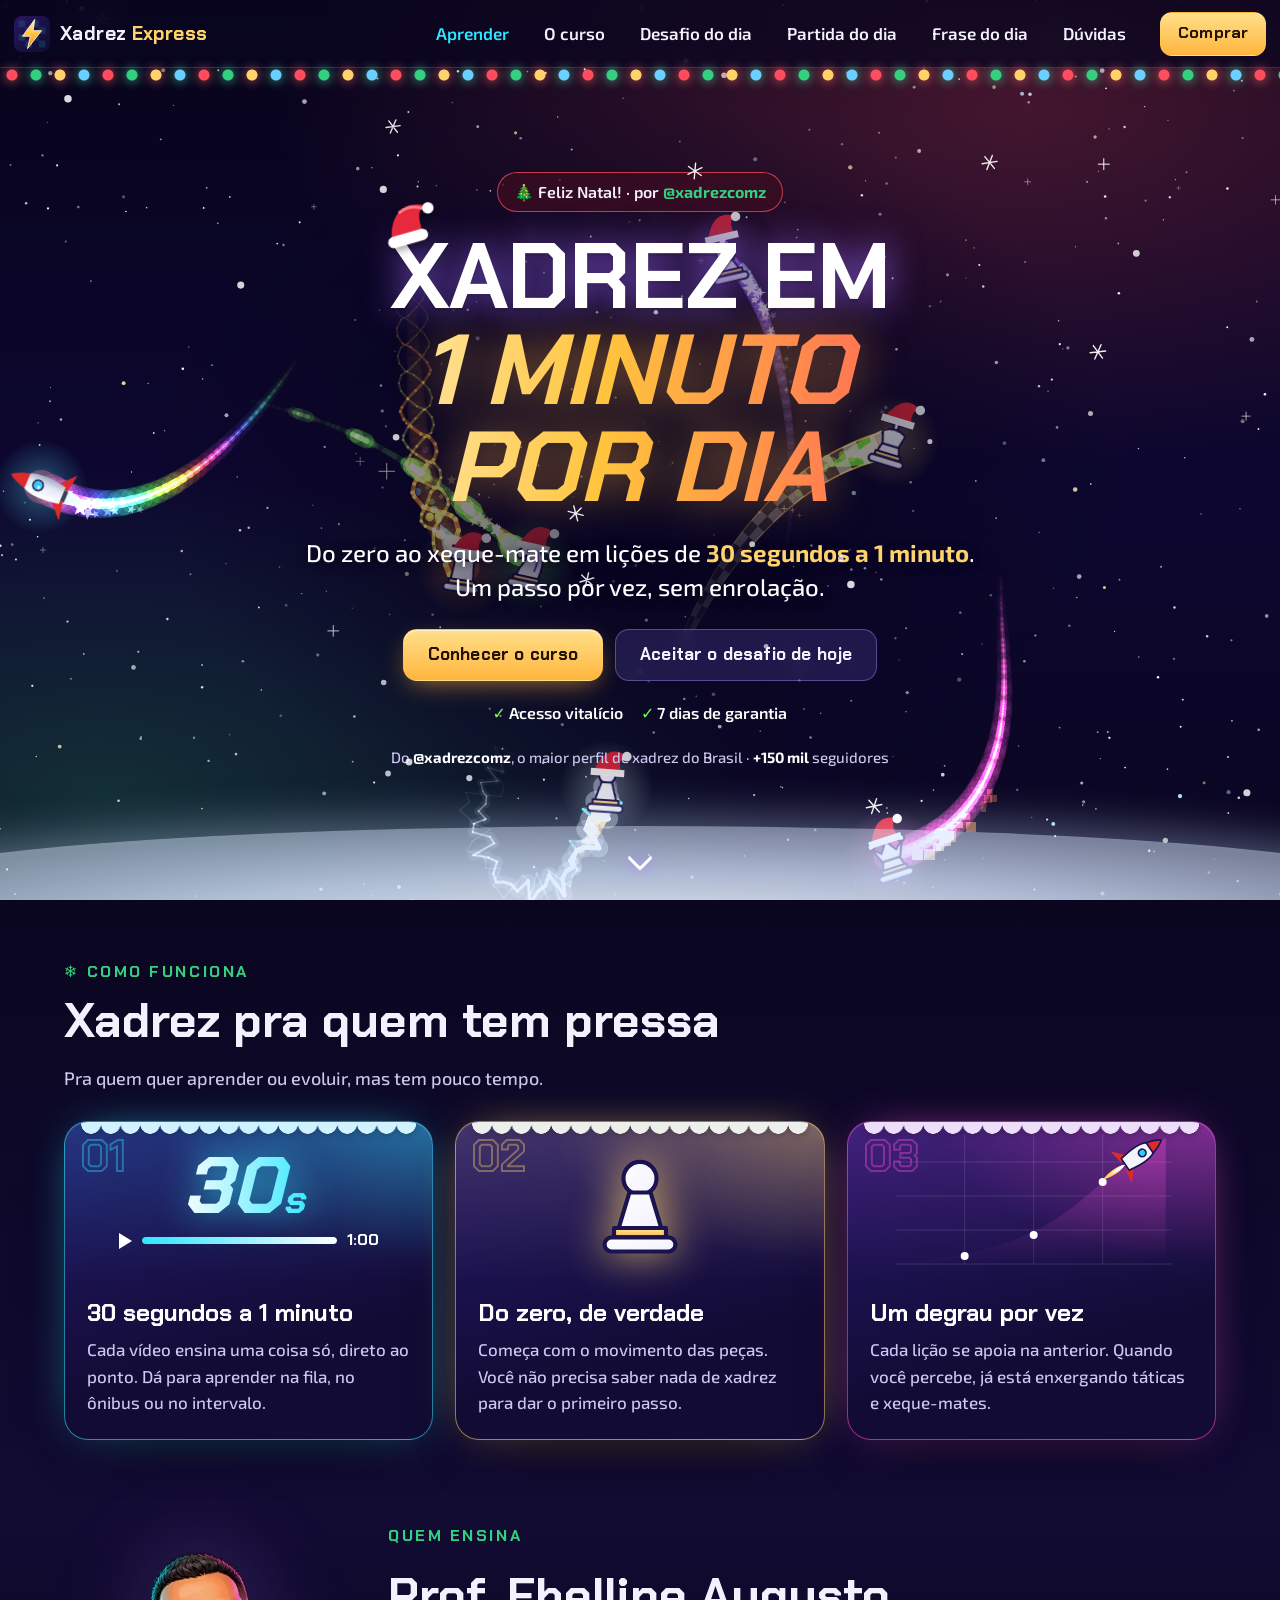
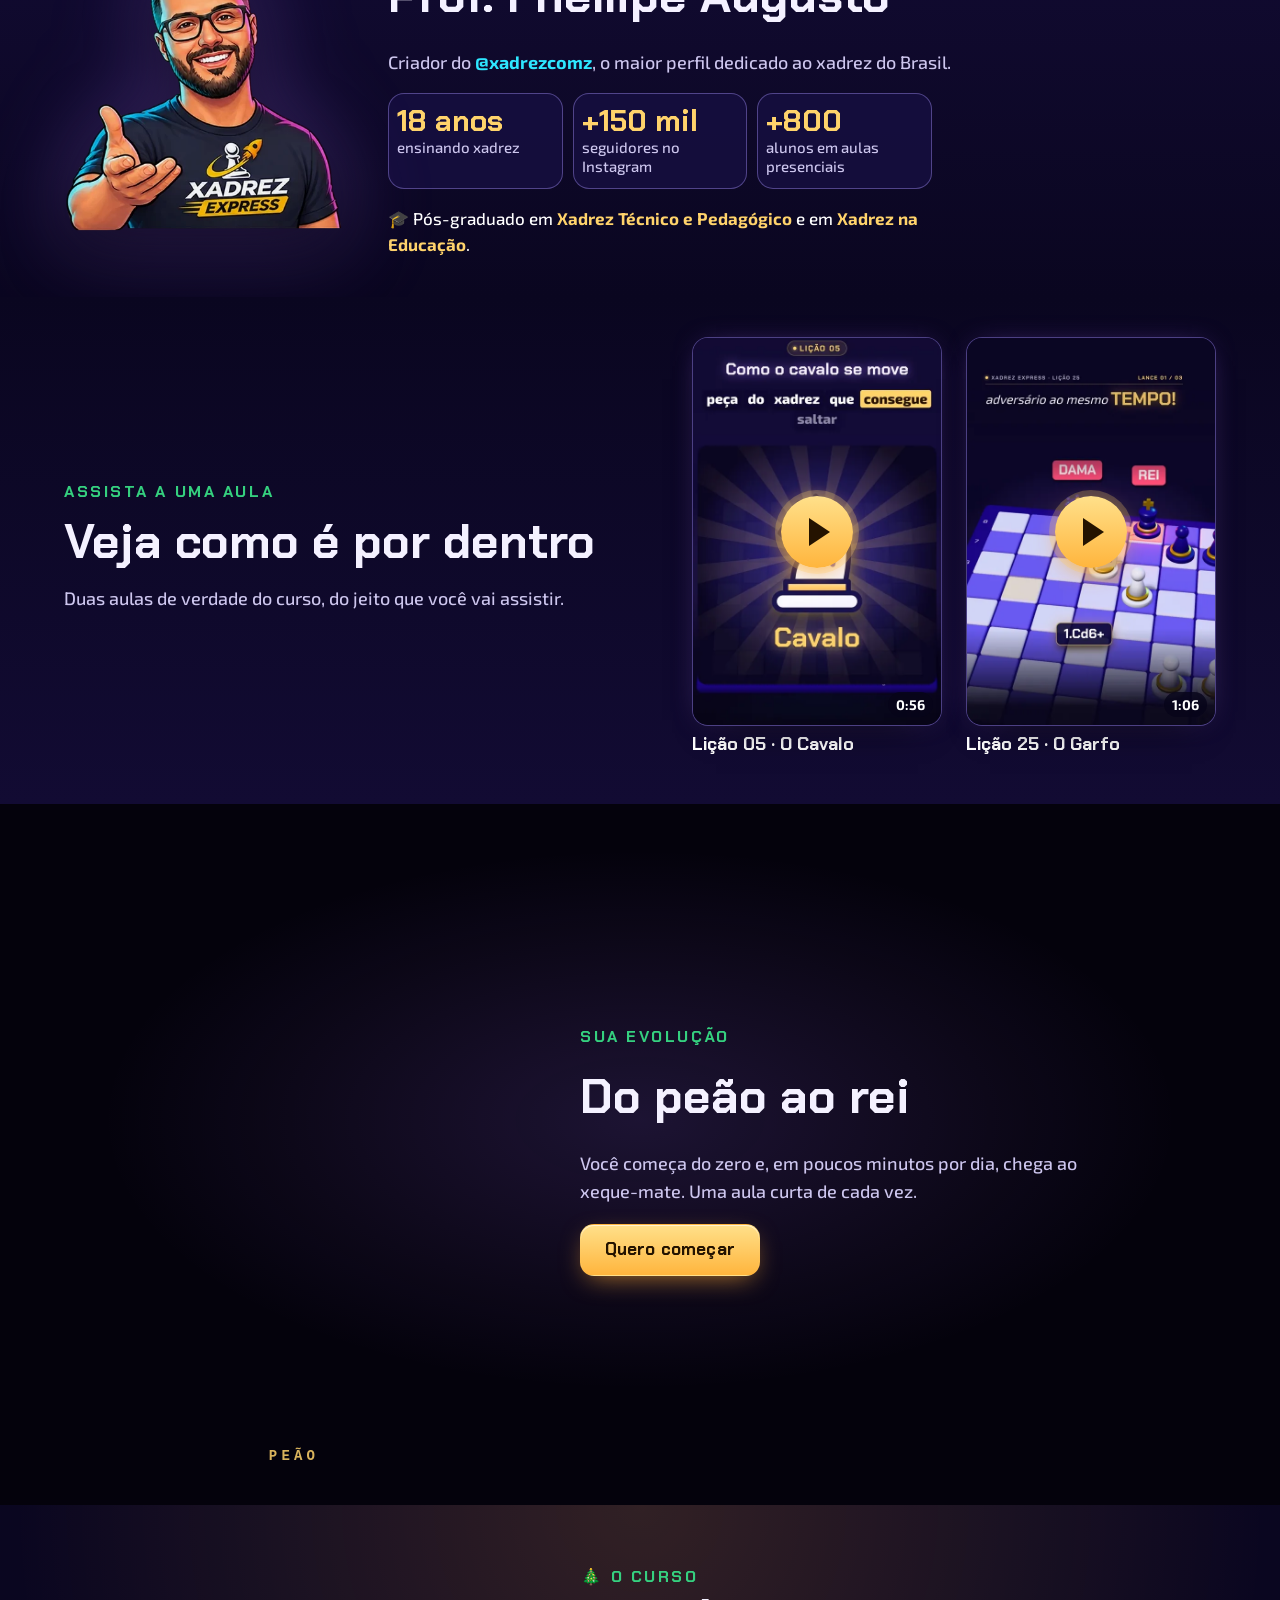
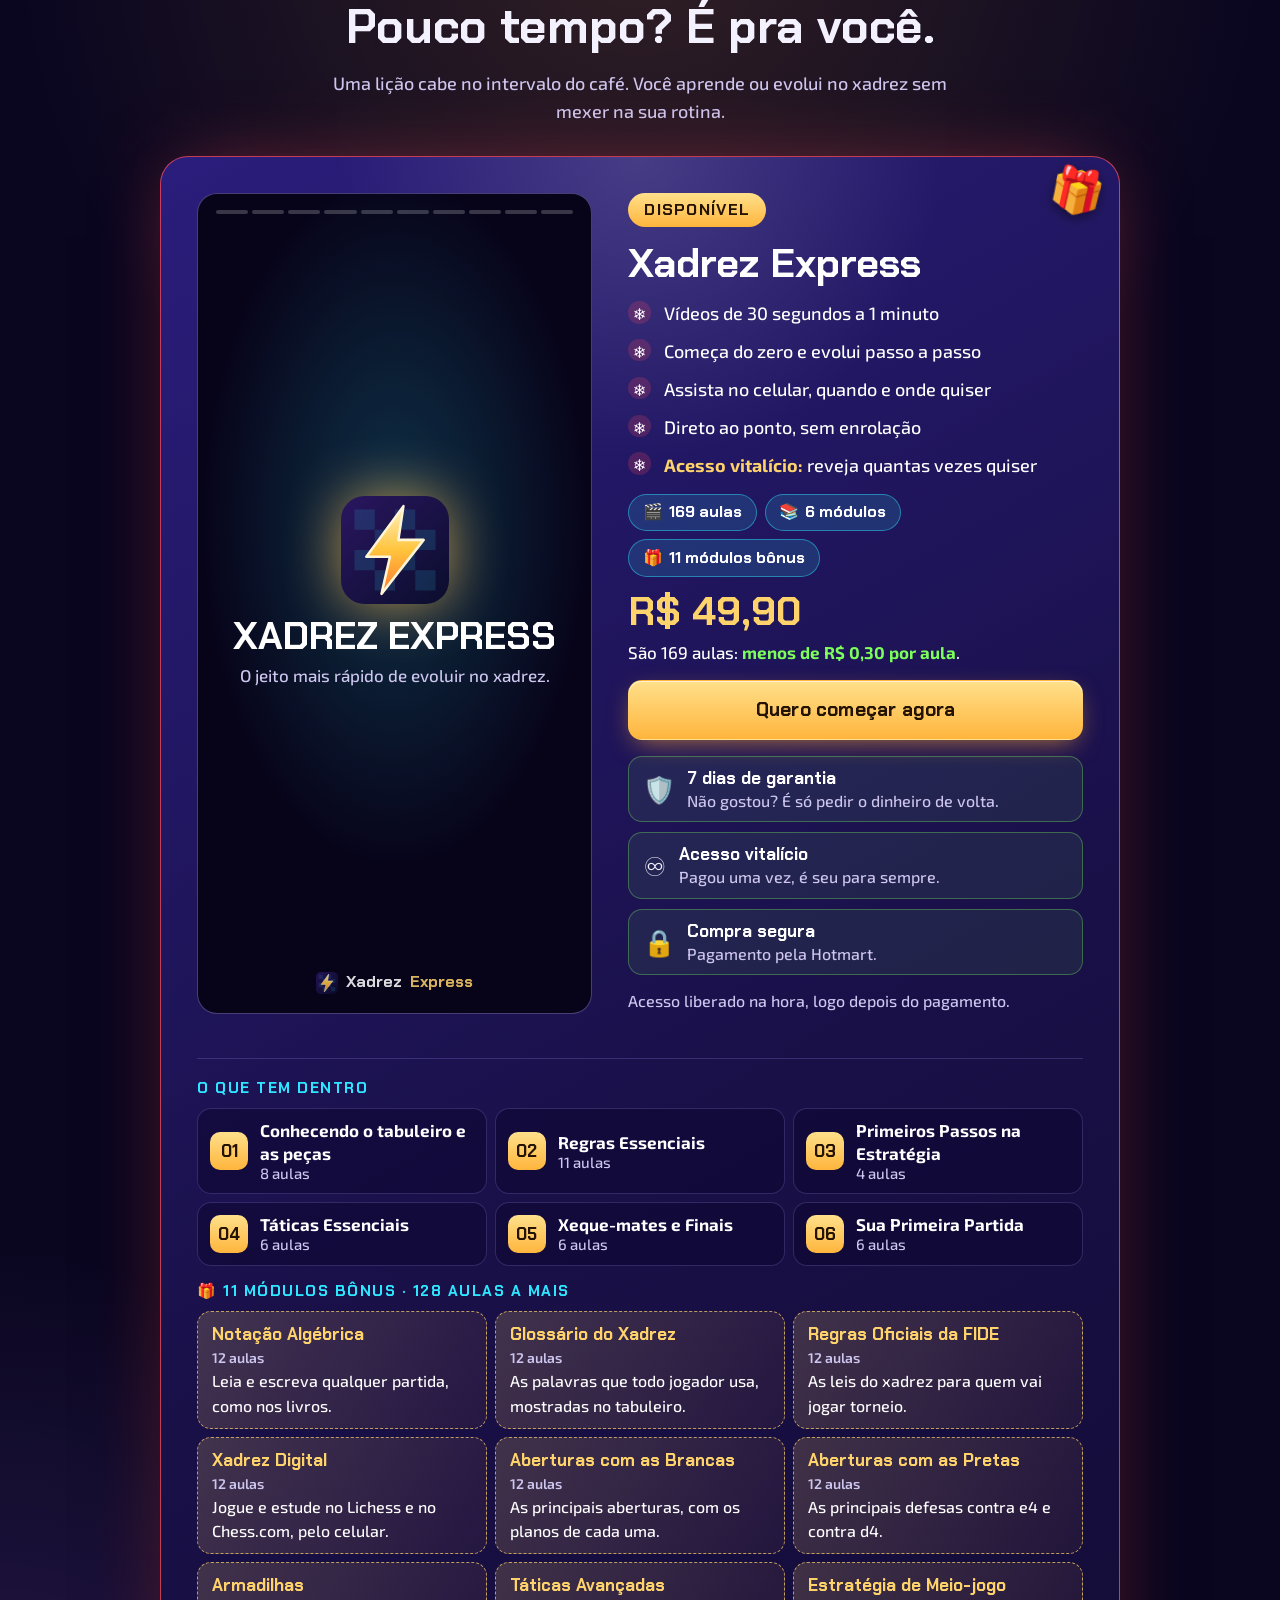
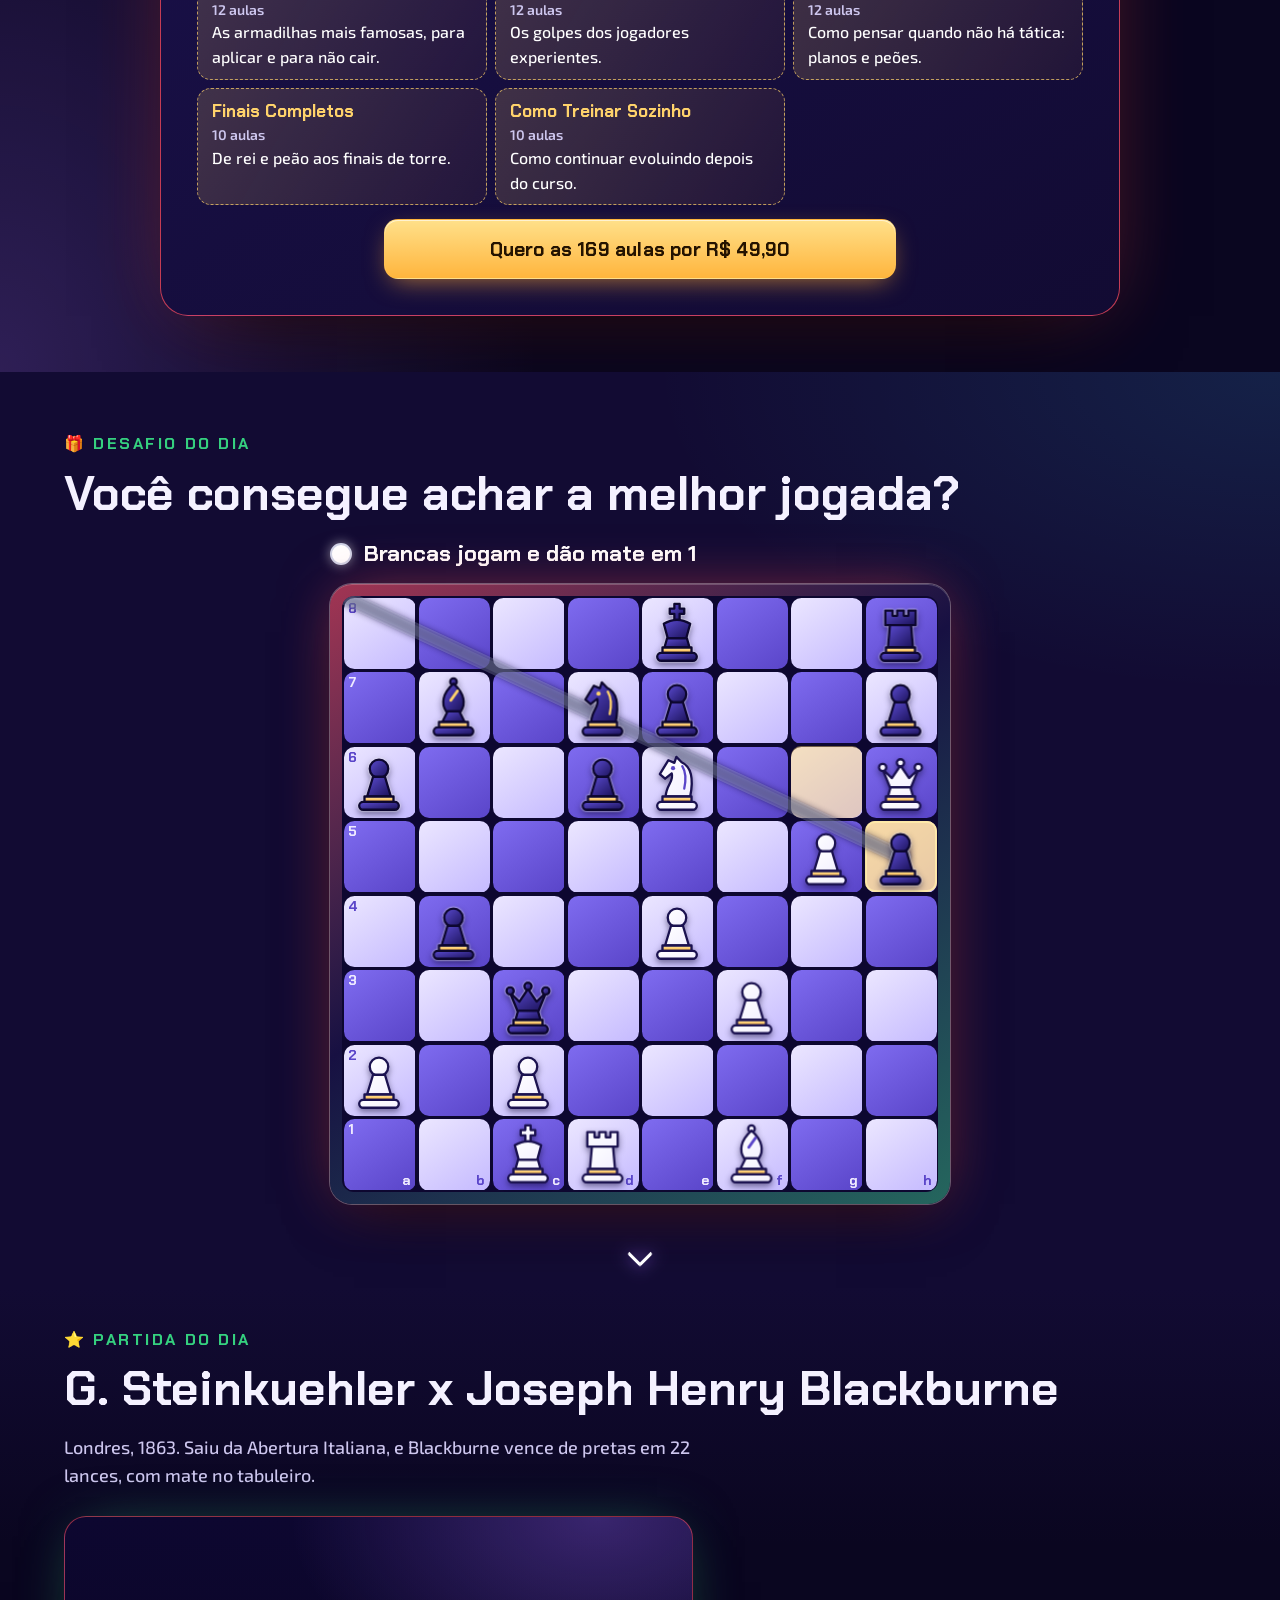
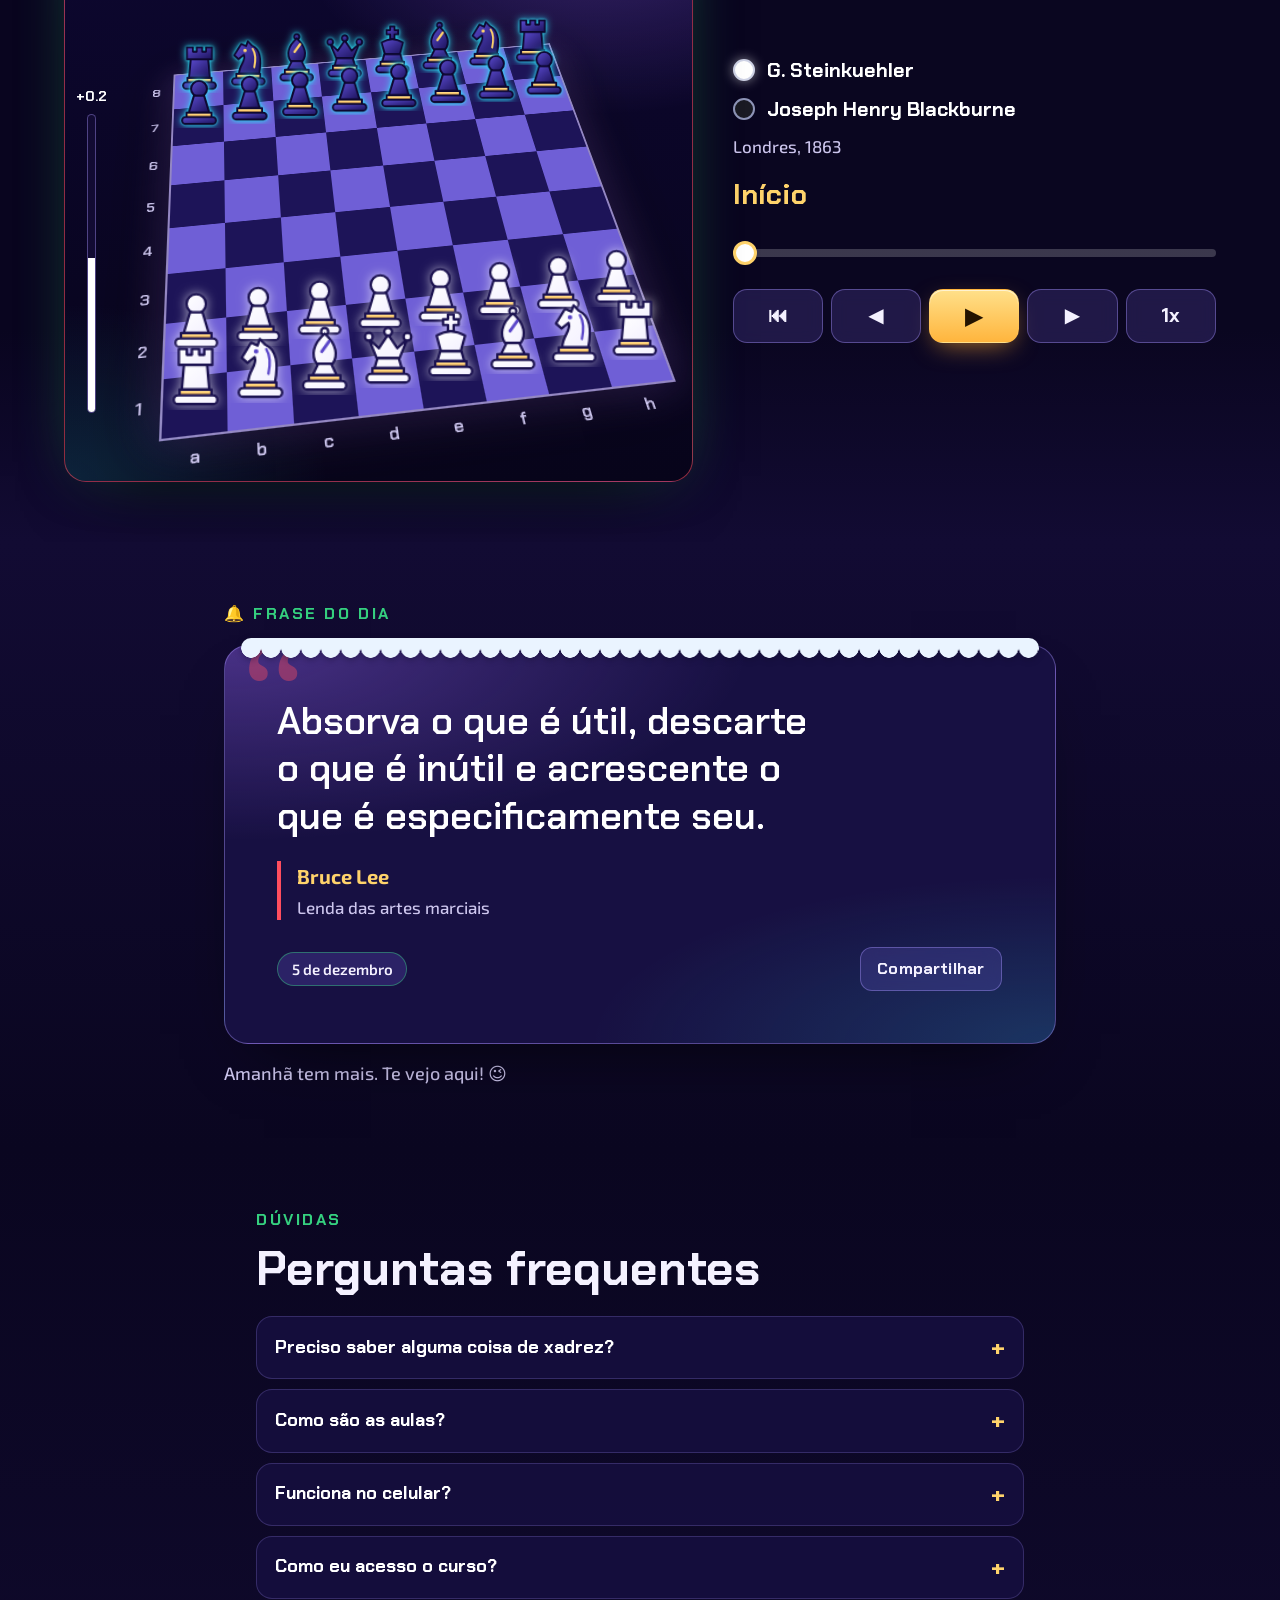
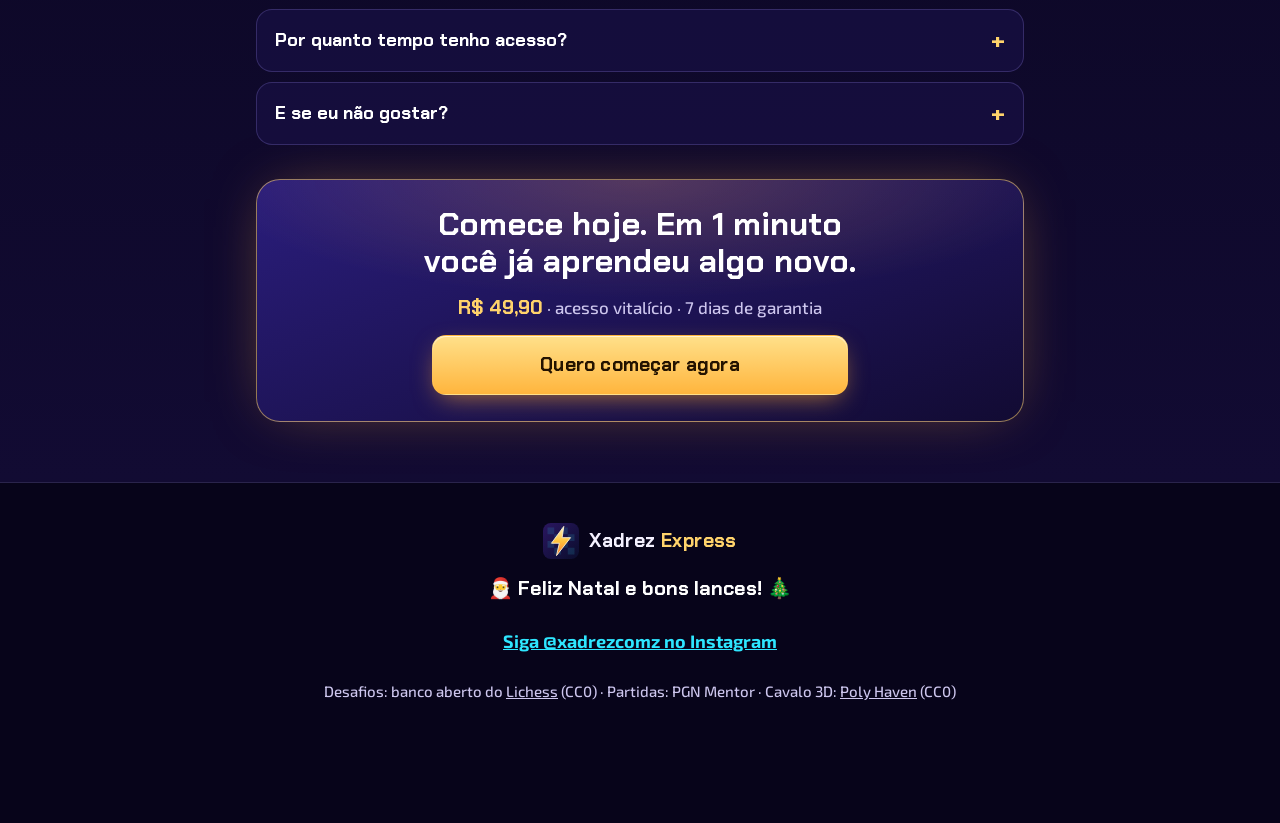
<file: index.html>
<!DOCTYPE html>
<html lang="pt-BR">
<head>
<meta charset="UTF-8">
<meta name="viewport" content="width=device-width, initial-scale=1, viewport-fit=cover">
<title>Xadrez Express - O jeito mais rápido de evoluir no xadrez ♟️🚀</title>
<meta name="description" content="Xadrez Express: vídeos de 30 segundos a 1 minuto que ensinam xadrez do zero, um passo por vez, sem enrolação. Aceite o desafio do dia, assista à partida do dia e leia a frase do dia.">
<meta name="theme-color" content="#0a0620">

<meta property="og:type" content="website">
<meta property="og:locale" content="pt_BR">
<meta property="og:title" content="Xadrez Express - O jeito mais rápido de evoluir no xadrez ♟️🚀">
<meta property="og:description" content="Vídeos de 30 segundos a 1 minuto que ensinam xadrez do zero, sem enrolação. Aceite o desafio do dia!">
<meta property="og:url" content="https://xadrezcomz.github.io/express/">
<meta property="og:image" content="https://xadrezcomz.github.io/express/img/compartilhar-2.jpg">
<meta property="og:image:width" content="1200">
<meta property="og:image:height" content="630">
<meta name="twitter:card" content="summary_large_image">

<link rel="icon" type="image/svg+xml" href="img/logo.svg">
<link rel="preload" href="fontes/chakrapetch-700-latin.woff2" as="font" type="font/woff2" crossorigin>
<link rel="preload" href="fontes/exo2-latin.woff2" as="font" type="font/woff2" crossorigin>
<link rel="stylesheet" href="fontes/fontes.css">
<link rel="stylesheet" href="css/estilo.css">
<!-- a configuração e o tema de data entram aqui em cima para o tema não piscar ao abrir -->
<script src="js/config.js"></script>
<script src="js/temas.js"></script>
</head>
<body>

<header class="topo" id="topo">
  <a class="marca" href="#inicio" aria-label="Xadrez Express, início">
    <img src="img/logo.svg" alt="" width="36" height="36">
    <span>Xadrez <b>Express</b></span>
  </a>
  <nav class="menu" id="menu" aria-label="Seções">
    <a class="menu-aprender" href="aprender/">Aprender</a>
    <a href="#curso">O curso</a>
    <a href="#puzzle">Desafio do dia</a>
    <a href="#partida">Partida do dia</a>
    <a href="#frase">Frase do dia</a>
    <a href="#duvidas">Dúvidas</a>
  </nav>
  <a class="botao botao-p" href="#curso" data-cta-topo data-origem="topo">O curso</a>
  <button type="button" class="menu-abre" aria-controls="menu" aria-expanded="false" aria-label="Abrir o menu"><span></span></button>
</header>

<main>

<!-- ============================================================ INÍCIO -->
<section class="hero" id="inicio">
  <canvas class="hero-estrelas" id="estrelas" aria-hidden="true"></canvas>
  <canvas class="hero-voo" id="voo" aria-hidden="true"></canvas>

  <div class="hero-texto">
    <p class="selo">Xadrez Express · por <b>@xadrezcomz</b></p>
    <h1 class="titulo-beneficio">Xadrez em <span>1 minuto por dia</span></h1>
    <p class="chamada">Do zero ao xeque-mate em lições de <b>30 segundos a 1 minuto</b>. Um passo por vez, sem enrolação.</p>
    <div class="acoes">
      <a class="botao botao-ouro" href="#curso">Conhecer o curso</a>
      <a class="botao botao-vidro" href="#puzzle">Aceitar o desafio de hoje</a>
    </div>
    <p class="garantias" data-so-venda hidden><span>Acesso vitalício</span><span>7 dias de garantia</span></p>
    <p class="oferta-topo" data-oferta hidden><b data-oferta-nome></b>: de <s data-oferta-de></s> por <b data-oferta-por></b> · termina em <span data-oferta-tempo></span></p>
    <p class="prova-social">Do <b>@xadrezcomz</b>, o maior perfil de xadrez do Brasil · <b>+150 mil</b> seguidores</p>
  </div>

  <a class="hero-desce" href="#como" aria-label="Ver como funciona"><span></span></a>
</section>

<!-- ============================================================ COMO FUNCIONA -->
<section class="secao como" id="como">
  <div class="miolo">
    <p class="olho">Como funciona</p>
    <h2>Xadrez pra quem tem pressa</h2>
    <p class="sub">Pra quem quer aprender ou evoluir, mas tem pouco tempo.</p>
    <ul class="passos">
      <li class="cartao passo revela">
        <div class="passo-arte arte-tempo" aria-hidden="true">
          <b>30<small>s</small></b>
          <span class="arte-video"><i class="arte-play"></i><i class="arte-linha"><i></i></i><em>1:00</em></span>
        </div>
        <span class="passo-num" aria-hidden="true">01</span>
        <h3>30 segundos a 1 minuto</h3>
        <p>Cada vídeo ensina uma coisa só, direto ao ponto. Dá para aprender na fila, no ônibus ou no intervalo.</p>
      </li>
      <li class="cartao passo revela">
        <div class="passo-arte arte-zero" aria-hidden="true">
          <i class="arte-anel"></i><i class="arte-anel"></i>
          <img src="img/pecas-express/wp.svg" alt="" width="120" height="120" loading="lazy">
        </div>
        <span class="passo-num" aria-hidden="true">02</span>
        <h3>Do zero, de verdade</h3>
        <p>Começa com o movimento das peças. Você não precisa saber nada de xadrez para dar o primeiro passo.</p>
      </li>
      <li class="cartao passo revela">
        <div class="passo-arte arte-subida" aria-hidden="true">
          <!-- um gráfico subindo, com o foguete na ponta deixando o rastro -->
          <svg viewBox="0 0 300 160" preserveAspectRatio="xMidYMid meet">
            <defs>
              <linearGradient id="subidaRastro" x1="0" y1="1" x2="1" y2="0">
                <stop offset="0" stop-color="#ff4fd8" stop-opacity="0"/><stop offset=".45" stop-color="#ff4fd8"/><stop offset="1" stop-color="#ffd36b"/>
              </linearGradient>
              <linearGradient id="subidaChao" x1="0" y1="0" x2="0" y2="1">
                <stop offset="0" stop-color="#ff4fd8" stop-opacity=".34"/><stop offset="1" stop-color="#ff4fd8" stop-opacity="0"/>
              </linearGradient>
            </defs>
            <g stroke="#fff" stroke-opacity=".12" stroke-width="1">
              <path d="M14 40H290M14 74H290M14 108H290M14 142H290"/><path d="M83 12V142M152 12V142M221 12V142"/>
            </g>
            <path d="M14 140C90 136 150 120 200 78S262 30 284 16V142H14Z" fill="url(#subidaChao)"/>
            <path class="subida-linha" pathLength="1" d="M14 140C90 136 150 120 200 78S262 30 284 16" fill="none" stroke="url(#subidaRastro)" stroke-width="7" stroke-linecap="round"/>
            <g fill="#fff"><circle cx="83" cy="134" r="4"/><circle cx="152" cy="113" r="4"/><circle cx="221" cy="60" r="4"/></g>
            <g>
              <animateMotion dur="3.6s" repeatCount="indefinite" rotate="auto" keyPoints="0;1;1" keyTimes="0;.72;1" calcMode="linear" path="M14 140C90 136 150 120 200 78S262 30 284 16"/>
              <g transform="scale(.82)">
                <path d="M-22 0c-12-5-22-3-34 0 12 3 22 5 34 0z" fill="#ffd36b"/><path d="M-22 0c-7-3-13-2-20 0 7 2 13 3 20 0z" fill="#fff"/>
                <path d="M-14-8-28-23-25-5zM-14 8-28 23-25 5z" fill="#e02a2a"/>
                <path d="M-22-8.5Q5-13.5 15-7V7Q5 13.5-22 8.5Z" fill="#f4f5fb" stroke="#1b1250" stroke-width="2"/>
                <path d="M14-7.5Q25-5 31 0 25 5 14 7.5Z" fill="#e02a2a" stroke="#1b1250" stroke-width="2"/>
                <circle cx="3" cy="0" r="4.6" fill="#35c8ff" stroke="#1b1250" stroke-width="2"/>
              </g>
            </g>
          </svg>
        </div>
        <span class="passo-num" aria-hidden="true">03</span>
        <h3>Um degrau por vez</h3>
        <p>Cada lição se apoia na anterior. Quando você percebe, já está enxergando táticas e xeque-mates.</p>
      </li>
    </ul>
  </div>
</section>

<!-- ============================================================ QUEM ENSINA -->
<section class="secao professor" id="professor">
  <div class="miolo prof-miolo">
    <img class="prof-foto" src="assets/aprender/avatar/apresentando.webp" alt="Prof. Fhellipe Augusto" width="440" height="440" loading="lazy">
    <div class="prof-texto">
      <p class="olho">Quem ensina</p>
      <h2>Prof. Fhellipe Augusto</h2>
      <p class="sub">Criador do <b>@xadrezcomz</b>, o maior perfil dedicado ao xadrez do Brasil.</p>
      <ul class="prof-numeros">
        <li><b>18 anos</b> <span>ensinando xadrez</span></li>
        <li><b>+150 mil</b> <span>seguidores no Instagram</span></li>
        <li><b>+800</b> <span>alunos em aulas presenciais</span></li>
      </ul>
      <p class="prof-formacao">🎓 Pós-graduado em <b>Xadrez Técnico e Pedagógico</b> e em <b>Xadrez na Educação</b>.</p>
    </div>
  </div>
</section>

<!-- ============================================================ ASSISTA A UMA AULA -->
<section class="secao aulas" id="aulas">
  <div class="miolo">
    <p class="olho">Assista a uma aula</p>
    <h2>Veja como é por dentro</h2>
    <p class="sub">Duas aulas de verdade do curso, do jeito que você vai assistir.</p>
    <div class="aulas-lista">
      <button type="button" class="aula" data-aula="cavalo" data-video="assets/aulas/licao-05-cavalo.mp4" aria-label="Assistir à Lição 05, O Cavalo">
        <span class="aula-capa"><img src="assets/aulas/licao-05-cavalo.webp" alt="" width="540" height="960" loading="lazy"><i class="aula-play"></i><em>0:56</em></span>
        <b>Lição 05 · O Cavalo</b>
      </button>
      <button type="button" class="aula" data-aula="garfo" data-video="assets/aulas/licao-25-garfo.mp4" aria-label="Assistir à Lição 25, O Garfo e o Ataque Duplo">
        <span class="aula-capa"><img src="assets/aulas/licao-25-garfo.webp" alt="" width="540" height="960" loading="lazy"><i class="aula-play"></i><em>1:06</em></span>
        <b>Lição 25 · O Garfo</b>
      </button>
    </div>
  </div>
  <!-- o vídeo abre grande, por cima da página -->
  <div class="aula-tela" id="aulaTela" hidden>
    <button type="button" class="aula-fecha" aria-label="Fechar o vídeo">×</button>
    <video playsinline controls preload="none"></video>
  </div>
</section>

<!-- ============================================================ O CURSO -->
<!-- O cartão de venda. O link de compra e os preços ficam em js/config.js:
     quando o link for preenchido, este cartão vira o botão de compra. -->
<!-- ============================================================ DO PEÃO AO REI -->
<section class="secao do-peao" id="do-peao" aria-labelledby="doPeaoTitulo">
  <div class="miolo do-peao-miolo">
    <div class="peca-ascii" id="pecaAscii">
      <img src="assets/peca3d/rei.webp" alt="" width="600" height="800" loading="lazy">
      <canvas aria-hidden="true"></canvas>
      <span class="peca-ascii-nome" id="pecaAsciiNome" aria-hidden="true">Rei</span>
    </div>
    <div class="do-peao-texto">
      <p class="olho">Sua evolução</p>
      <h2 id="doPeaoTitulo">Do peão ao rei</h2>
      <p class="sub">Você começa do zero e, em poucos minutos por dia, chega ao xeque-mate. Uma aula curta de cada vez.</p>
      <a class="botao botao-ouro" data-link-compra data-origem="do-peao" href="#curso" target="_blank" rel="noopener" data-so-venda hidden>Quero começar</a>
    </div>
  </div>
</section>

<section class="secao curso" id="curso">
  <div class="miolo">
    <p class="olho">O curso</p>
    <h2>Pouco tempo? É pra você.</h2>
    <p class="sub">Uma lição cabe no intervalo do café. Você aprende ou evolui no xadrez sem mexer na sua rotina.</p>

    <div class="curso-palco">
      <article class="curso-cartao" id="cursoCartao">
        <div class="curso-brilho" aria-hidden="true"></div>

        <div class="curso-tela" aria-hidden="true">
          <!-- um "comercial" do curso em cenas curtas, como stories; o conteúdo vem de js/site.js -->
          <div class="tela-trilha" id="telaTrilha"></div>
          <div class="tela-cena" id="telaCena"></div>
          <p class="tela-marca"><img src="img/logo.svg" alt="" width="22" height="22" loading="lazy"> Xadrez <b>Express</b></p>
        </div>

        <div class="curso-corpo">
          <span class="curso-selo" id="cursoSelo">Em breve</span>
          <h3>Xadrez Express</h3>
          <ul class="curso-lista">
            <li>Vídeos de 30 segundos a 1 minuto</li>
            <li>Começa do zero e evolui passo a passo</li>
            <li>Assista no celular, quando e onde quiser</li>
            <li>Direto ao ponto, sem enrolação</li>
            <li data-so-venda hidden><b>Acesso vitalício:</b> reveja quantas vezes quiser</li>
          </ul>

          <!-- os números do curso: vêm de "curso" em js/config.js -->
          <div class="curso-numeros" id="cursoNumeros" hidden></div>
          <div class="curso-preco" id="cursoPreco" hidden>
            <s id="cursoPrecoDe"></s>
            <b id="cursoPrecoPor"></b>
            <small id="cursoParcelas"></small>
            <small class="oferta-tempo" data-oferta hidden>⏳ Oferta de <span data-oferta-nome></span> termina em <b data-oferta-tempo></b></small>
          </div>
          <p class="curso-por-aula" id="cursoPorAula" hidden></p>

          <a class="botao botao-ouro botao-g" id="cursoBotao" data-origem="cartao" href="https://www.instagram.com/xadrezcomz/" target="_blank" rel="noopener">Quero ser avisado no Instagram</a>
          <!-- as garantias da compra: só aparecem quando a venda está ligada (js/config.js) -->
          <ul class="curso-selos" data-so-venda hidden>
            <li><i aria-hidden="true">🛡️</i><span><b>7 dias de garantia</b>Não gostou? É só pedir o dinheiro de volta.</span></li>
            <li><i aria-hidden="true">♾️</i><span><b>Acesso vitalício</b>Pagou uma vez, é seu para sempre.</span></li>
            <li><i aria-hidden="true">🔒</i><span><b>Compra segura</b>Pagamento pela Hotmart.</span></li>
          </ul>
          <p class="curso-nota" id="cursoNota">As gravações estão a caminho. Siga <b>@xadrezcomz</b> para saber do lançamento em primeira mão.</p>
        </div>
        <div class="curso-mais">
          <!-- módulos e bônus do curso: vêm de "curso" em js/config.js -->
          <div class="curso-conteudo" id="cursoConteudo" hidden>
            <p class="curso-sub">O que tem dentro</p>
            <ol class="curso-modulos" id="cursoModulos"></ol>
          </div>
          <div class="curso-bonus" id="cursoBonus" hidden>
            <p class="curso-sub" id="cursoBonusTitulo">🎁 Bônus</p>
            <ul id="cursoBonusLista"></ul>
            <button type="button" class="curso-bonus-ver" id="cursoBonusVer" hidden>Ver todos os bônus</button>
          </div>

          <a class="botao botao-ouro botao-g" id="cursoBotao2" data-origem="cartao-fim" href="#curso" target="_blank" rel="noopener" hidden>Quero começar agora</a>
        </div>
      </article>
    </div>
  </div>
</section>

<!-- ============================================================ PUZZLE DO DIA -->
<section class="secao puzzle" id="puzzle">
  <div class="miolo">
    <p class="olho">Desafio do dia</p>
    <h2>Você consegue achar a melhor jogada?</h2>

    <div class="desafio">
      <p class="puzzle-vez" id="pzVez"><i class="bolinha"></i><span>&nbsp;</span></p>
      <div class="tab-moldura" id="pzMoldura">
        <div class="tabuleiro" id="tabuleiro" aria-label="Tabuleiro do desafio">
          <div class="casas" id="casas"></div>
          <canvas class="tab-rastro" id="tabRastro" aria-hidden="true"></canvas>
          <div class="pecas" id="pecas"></div>
        </div>
        <!-- o recado do momento aparece por cima do tabuleiro, onde a pessoa está olhando -->
        <p class="desafio-recado" id="pzMsg" role="status" aria-live="polite"></p>

        <!-- depois do primeiro erro, um botão de ajuda aparece preso na borda de baixo do tabuleiro -->
        <button type="button" class="desafio-ajuda" id="pzAjuda" hidden>Travou? <b>Me mostra a jogada</b></button>

        <!-- o resultado toma o lugar do tabuleiro quando o desafio termina -->
        <div class="resultado" id="pzResultado" hidden>
          <p class="resultado-titulo" id="pzTitulo"></p>
          <p class="resultado-golpe" id="pzGolpe" hidden></p>
          <p class="resultado-texto" id="pzTexto"></p>
          <a class="botao botao-ouro botao-g" id="pzBotao" href="#curso">Quero evoluir mais rápido</a>
          <p class="garantias" data-so-venda hidden><span>Acesso vitalício</span><span>7 dias de garantia</span></p>
          <p class="resultado-pe">
            <span id="pzSequencia" hidden></span>
            <span>Amanhã tem outro desafio, em <b id="pzRelogio">--:--:--</b></span>
          </p>
          <p class="resultado-links">
            <button type="button" id="pzCompartilhar">Desafiar um amigo</button>
            <button type="button" id="pzDeNovo">Jogar de novo</button>
          </p>
        </div>
      </div>
      <a class="desce" href="#partida" aria-label="Ver a partida do dia"><span></span></a>
    </div>
  </div>
</section>

<!-- ============================================================ PARTIDA DO DIA -->
<section class="secao partida" id="partida">
  <div class="miolo">
    <p class="olho">Partida do dia</p>
    <h2 class="p3-nome" id="p3Nome">&nbsp;</h2>
    <p class="sub p3-curiosidade" id="p3Curiosidade">&nbsp;</p>

    <div class="p3-area">
      <div class="p3-palco" id="p3Palco">
        <div class="p3-material" aria-hidden="true"><b id="p3MaterialNum">0.0</b><span><i id="p3Material"></i></span></div>
        <div class="p3-cena" aria-hidden="true">
          <div class="p3-plano" id="p3Plano">
            <div class="p3-casas" id="p3Casas"></div>
            <svg class="p3-setas" viewBox="0 0 100 100" preserveAspectRatio="none">
              <line id="p3Seta" x1="0" y1="0" x2="0" y2="0" pathLength="1"/>
            </svg>
            <div class="p3-pecas" id="p3Pecas"></div>
            <div class="p3-coord p3-letras"><i>a</i><i>b</i><i>c</i><i>d</i><i>e</i><i>f</i><i>g</i><i>h</i></div>
            <div class="p3-coord p3-numeros"><i>8</i><i>7</i><i>6</i><i>5</i><i>4</i><i>3</i><i>2</i><i>1</i></div>
          </div>
        </div>
        <p class="p3-fim" id="p3Fim" hidden><span id="p3FimTexto"></span></p>
      </div>

      <div class="p3-lado">
        <div class="p3-jogadores">
          <p><i class="bolinha"></i><span id="p3Brancas">Brancas</span></p>
          <p><i class="bolinha pretas"></i><span id="p3Pretas">Pretas</span></p>
          <p class="p3-onde" id="p3Onde"></p>
        </div>
        <p class="p3-lance" id="p3Lance" aria-live="off">Início</p>
        <input class="p3-barra" id="p3Barra" type="range" min="0" max="1" value="0" aria-label="Avançar ou voltar na partida">
        <div class="p3-controles">
          <button type="button" class="botao botao-vidro" id="p3Inicio" aria-label="Voltar ao início">⏮</button>
          <button type="button" class="botao botao-vidro" id="p3Volta" aria-label="Lance anterior">◀</button>
          <button type="button" class="botao botao-ouro" id="p3Toca" aria-label="Tocar">▶</button>
          <button type="button" class="botao botao-vidro" id="p3Vai" aria-label="Próximo lance">▶</button>
          <button type="button" class="botao botao-vidro" id="p3Vel" aria-label="Velocidade">1x</button>
        </div>
      </div>
    </div>
  </div>
</section>

<!-- ============================================================ FRASE DO DIA -->
<section class="secao frase" id="frase">
  <div class="miolo">
    <p class="olho">Frase do dia</p>
    <figure class="frase-cartao revela">
      <span class="frase-aspas" aria-hidden="true">“</span>
      <blockquote id="fraseTexto">…</blockquote>
      <figcaption>
        <b id="fraseAutor"></b>
        <span id="frasePapel"></span>
      </figcaption>
      <div class="frase-rodape">
        <span class="etiqueta" id="fraseData"></span>
        <button type="button" class="botao botao-vidro botao-p" id="fraseCompartilhar">Compartilhar</button>
      </div>
    </figure>
    <p class="sub frase-volte">Amanhã tem mais. Te vejo aqui! 😉</p>
  </div>
</section>

<!-- ============================================================ DÚVIDAS E CHAMADA FINAL -->
<section class="secao duvidas" id="duvidas">
  <div class="miolo">
    <p class="olho">Dúvidas</p>
    <h2>Perguntas frequentes</h2>
    <div class="faq">
      <details>
        <summary>Preciso saber alguma coisa de xadrez?</summary>
        <p>Não. O curso começa do zero: o tabuleiro, como cada peça se move e as regras. Quem já joga pode pular para as táticas, os mates e os módulos bônus.</p>
      </details>
      <details>
        <summary>Como são as aulas?</summary>
        <p>Vídeos curtos, de 30 segundos a 1 minuto, cada um ensinando uma coisa só. São 41 aulas em 6 módulos, mais 128 aulas em 11 módulos bônus.</p>
      </details>
      <details>
        <summary>Funciona no celular?</summary>
        <p>Sim. Dá para assistir no celular, no tablet ou no computador, quando e onde quiser.</p>
      </details>
      <details>
        <summary>Como eu acesso o curso?</summary>
        <p>Pela Hotmart. Depois que o pagamento é aprovado, você recebe o acesso à área de alunos por e-mail.</p>
      </details>
      <details>
        <summary>Por quanto tempo tenho acesso?</summary>
        <p>Para sempre. O acesso é vitalício: reveja as aulas quantas vezes quiser.</p>
      </details>
      <details>
        <summary>E se eu não gostar?</summary>
        <p>Você tem 7 dias de garantia. Se não gostar, é só pedir o reembolso pela Hotmart dentro desse prazo.</p>
      </details>
    </div>

    <div class="fecho" data-so-venda hidden>
      <p class="fecho-titulo">Comece hoje. Em 1 minuto você já aprendeu algo novo.</p>
      <p class="fecho-preco"><s data-oferta-de></s> <b data-preco></b> · acesso vitalício · 7 dias de garantia</p>
      <p class="oferta-tempo" data-oferta hidden>⏳ <span data-oferta-nome></span> termina em <b data-oferta-tempo></b></p>
      <a class="botao botao-ouro botao-g" data-link-compra data-origem="final" href="#curso" target="_blank" rel="noopener">Quero começar agora</a>
    </div>
  </div>
</section>

</main>

<footer class="rodape">
  <div class="miolo">
    <a class="marca" href="#inicio">
      <img src="img/logo.svg" alt="" width="36" height="36" loading="lazy">
      <span>Xadrez <b>Express</b></span>
    </a>
    <p><a class="rodape-insta" href="https://www.instagram.com/xadrezcomz/" target="_blank" rel="noopener" data-instagram>Siga @xadrezcomz no Instagram</a></p>
    <p class="credito">Desafios: banco aberto do <a href="https://lichess.org/training" target="_blank" rel="noopener">Lichess</a> (CC0) · Partidas: PGN Mentor · Cavalo 3D: <a href="https://polyhaven.com/a/chess_set" target="_blank" rel="noopener">Poly Haven</a> (CC0)</p>
  </div>
</footer>

<!-- Barra fixa de compra no celular: só aparece quando houver link de compra. -->
<div class="barra-compra" id="barraCompra" hidden>
  <span><b>Xadrez Express</b><small id="barraPreco"></small></span>
  <a class="botao botao-ouro" id="barraBotao" data-origem="barra" href="#curso">Quero começar</a>
</div>

<canvas class="festa" id="festa" aria-hidden="true"></canvas>

<script src="js/hero.js" defer></script>
<script src="js/xadrez.js" defer></script>
<script src="dados/fatias/indice.js" defer></script>
<script src="js/dados.js" defer></script>
<script src="js/puzzle.js" defer></script>
<script src="js/partida.js" defer></script>
<script src="js/peca-ascii.js" defer></script>
<script src="js/site.js" defer></script>
<script src="js/menu.js" defer></script>
<script src="js/medicao.js" defer></script>
</body>
</html>
</file>
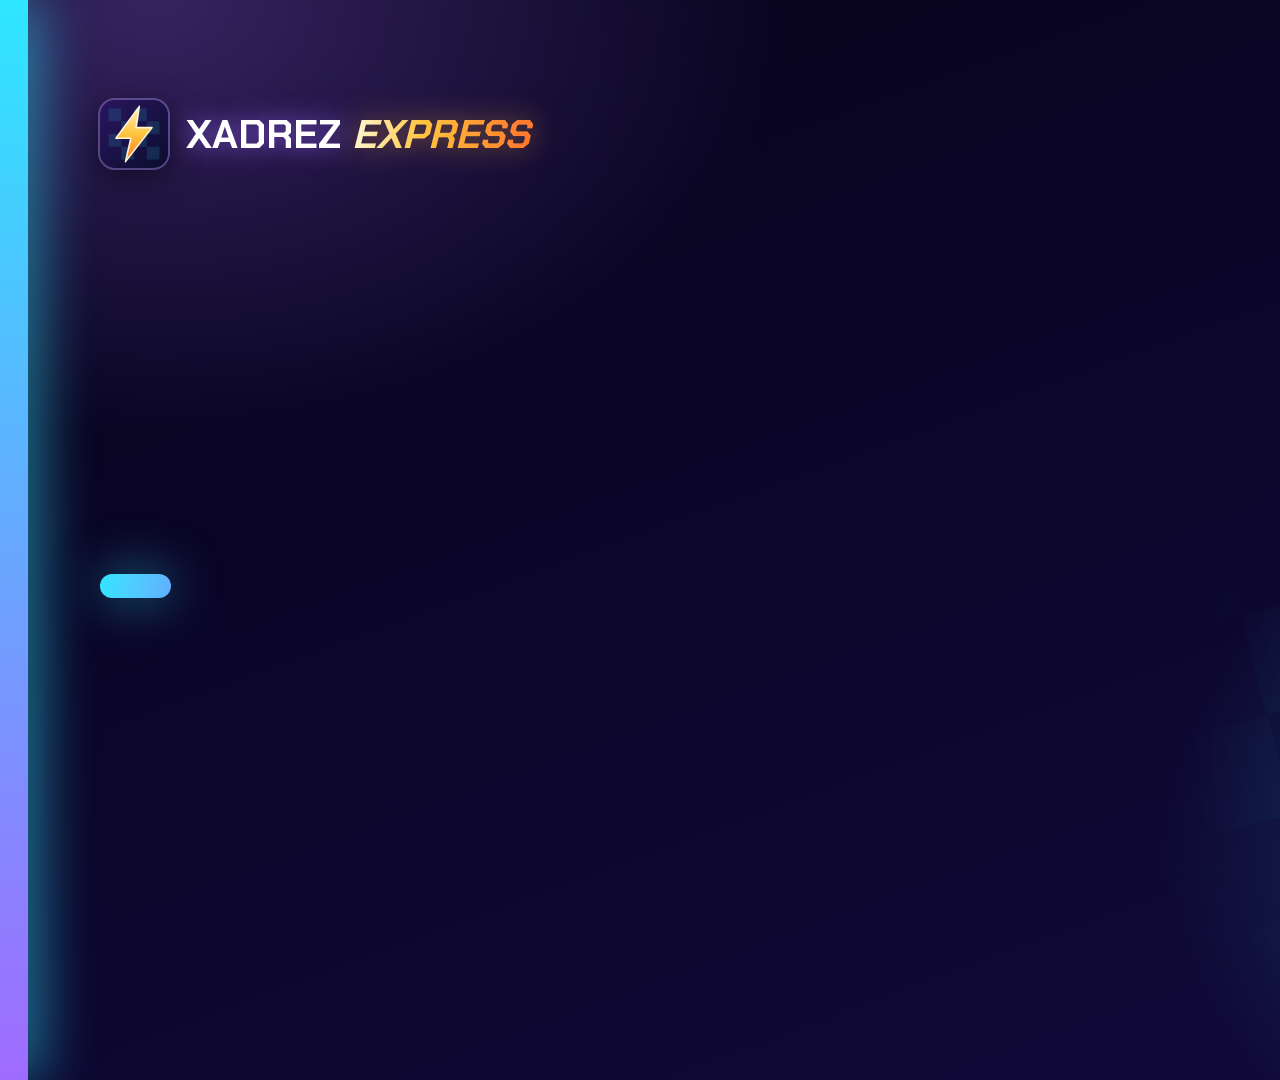
<file: capas/modelo-aula.html>
<!DOCTYPE html>
<html lang="pt-BR">
<head>
<meta charset="UTF-8">
<title>Capa de aula</title>
<link rel="stylesheet" href="capa.css">
<style>
.brilho{background:
    radial-gradient(700px 560px at 86% 78%,color-mix(in srgb,var(--cor) 26%,transparent),transparent 70%),
    radial-gradient(900px 620px at 8% 0%,rgba(160,107,255,.3),transparent 70%)}
.casas{left:1180px;top:330px;width:820px;height:820px;background-size:205px 205px}
.marca{font-size:40px;gap:18px}
/* a faixa da cor do módulo, na borda esquerda */
.faixa{left:0;top:0;width:28px;height:1080px;background:linear-gradient(var(--cor),var(--cor2));box-shadow:0 0 60px var(--cor)}
.texto{left:var(--margem);top:230px;width:1330px;height:750px;display:flex;flex-direction:column;justify-content:center;align-items:flex-start;gap:38px}
.selos{display:flex;gap:24px;align-items:center}
.selo{font-family:"Chakra Petch";font-weight:700;font-size:84px;line-height:1;text-transform:uppercase;white-space:nowrap;
  padding:.16em .42em .12em;border-radius:22px}
.rotulo{color:#0d0730;background:linear-gradient(100deg,var(--cor),color-mix(in srgb,var(--cor) 55%,var(--cor2)));
  box-shadow:0 0 50px color-mix(in srgb,var(--cor) 55%,transparent)}
.tempo{color:#fff;border:4px solid var(--cor);background:rgba(13,7,48,.75);display:flex;align-items:center;gap:.25em}
.tempo::before{content:'';border-left:.5em solid var(--cor);border-top:.32em solid transparent;border-bottom:.32em solid transparent}
.tempo[hidden]{display:none}
.titulo{width:100%}
</style>
</head>
<body>
<div class="capa">
  <div class="brilho"></div>
  <canvas id="estrelas"></canvas>
  <div class="casas"></div>
  <svg id="arte" viewBox="0 0 1920 1080"></svg>
  <div class="peca" id="peca"></div>
  <div class="faixa"></div>
  <div class="marca"><img src="../img/logo.svg" width="68" height="68" alt=""><span>Xadrez <i>Express</i></span></div>
  <div class="texto">
    <div class="selos"><div class="selo rotulo" id="rotulo"></div><div class="selo tempo" id="tempo" hidden></div></div>
    <div class="titulo" id="titulo"></div>
  </div>
</div>
<script src="capa.js"></script>
<script>
// d = { rotulo, titulo, peca, cor, duracao, semente }
function monta(d) {
  var cores = pintaCor(d.cor), arte = document.getElementById('arte');
  estrelas(document.getElementById('estrelas'), 'aula' + d.semente);
  document.getElementById('rotulo').textContent = d.rotulo;
  if (d.duracao) { var s = document.getElementById('tempo'); s.textContent = d.duracao; s.hidden = false; }
  var t = document.getElementById('titulo');
  t.textContent = d.titulo;
  cabe(t, 150, 70, 480);
  if (d.peca === 'foguete') {
    rastro(arte, [1290, 1140], [1533, 980], [1655, 750], 100, cores, 'a' + d.semente);
    poePeca(document.getElementById('peca'), 'foguete', 1675, 715, 300, -62);
  } else {
    rastro(arte, [1290, 1140], [1630, 1100], [1650, 860], 130, cores, 'a' + d.semente);
    poePeca(document.getElementById('peca'), d.peca, 1640, 730, 360, 8);
  }
  return document.fonts.ready;
}
</script>
</body>
</html>
</file>
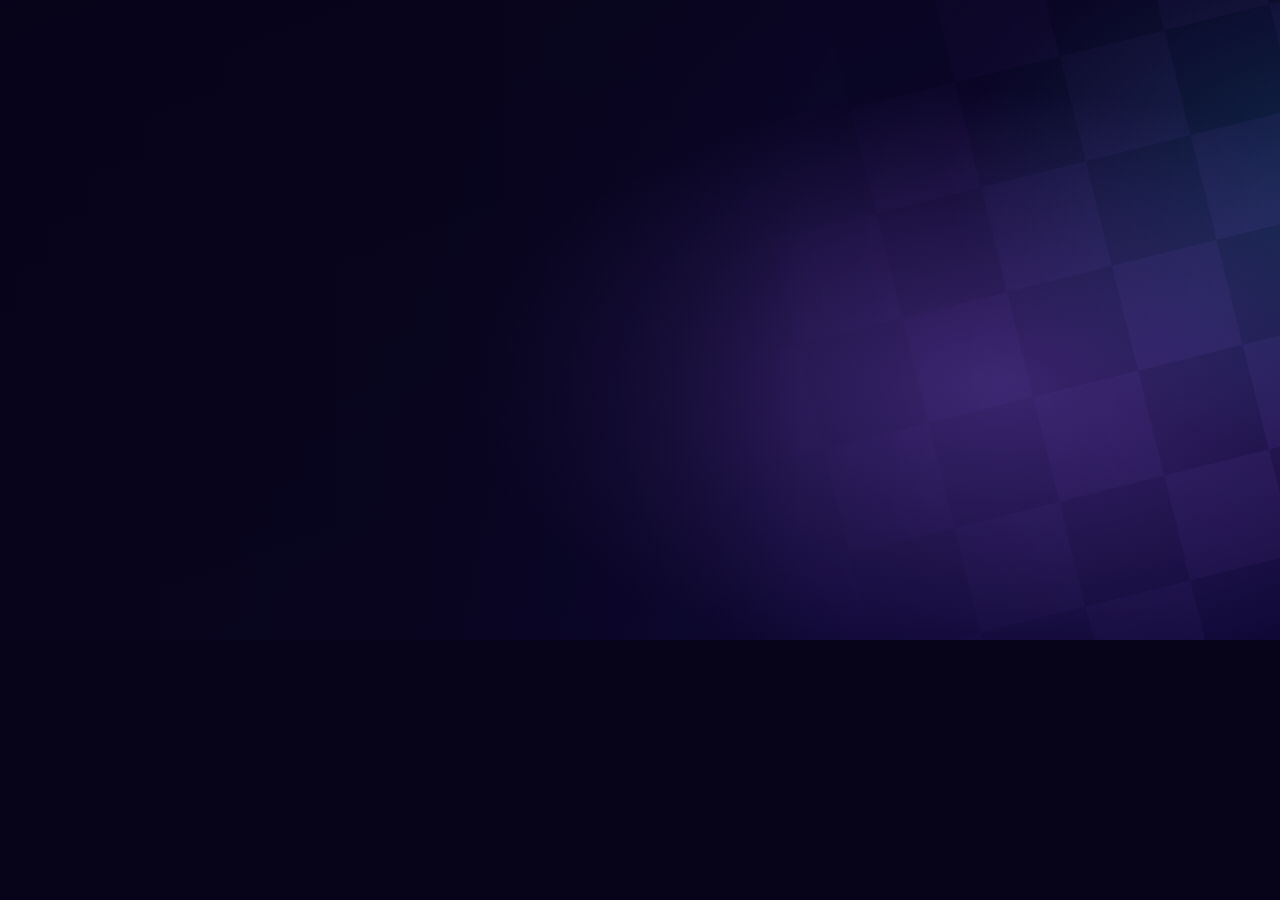
<file: capas/modelo-banner.html>
<!DOCTYPE html>
<html lang="pt-BR">
<head>
<meta charset="UTF-8">
<title>Banner da área de membros (1920x640)</title>
<link rel="stylesheet" href="capa.css">
<style>
/* O fundo do topo do curso na Hotmart (proporção 3:1). A Hotmart escreve o nome do curso
   e os botões por cima, à esquerda, e põe a capa do curso à direita: por isso a esquerda
   fica escura e limpa, e o desenho mora no meio. */
html,body,.capa{width:1920px;height:640px}
#estrelas,#arte{width:1920px;height:640px}
.brilho{background:
  radial-gradient(760px 420px at 52% 60%,rgba(160,107,255,.30),transparent 70%),
  radial-gradient(620px 380px at 72% 30%,rgba(46,230,255,.16),transparent 70%),
  radial-gradient(560px 360px at 86% 70%,rgba(255,79,216,.14),transparent 70%)}
.casas{left:700px;top:-330px;width:1300px;height:1300px;opacity:.35;--cor:#a06bff;background-size:216px 216px}
/* escurece a esquerda, onde entra o texto da Hotmart */
.sombra{inset:0;background:linear-gradient(90deg,rgba(7,4,26,.92) 0%,rgba(7,4,26,.75) 22%,rgba(7,4,26,0) 42%)}
#pecas{inset:0}
#pecas .peca{position:absolute;--cor:var(--c)}
</style>
</head>
<body>
<div class="capa">
  <div class="brilho"></div>
  <canvas id="estrelas"></canvas>
  <div class="casas"></div>
  <svg id="arte" viewBox="0 0 1920 640"></svg>
  <div id="pecas"></div>
  <div class="sombra"></div>
</div>
<script src="capa.js"></script>
<script>
// Cada nave: peça, centro, tamanho, giro, cor e de onde vem o rastro (p0 -> pc -> ponta).
var NAVES = [
  { peca: 'wn',      x: 760,  y: 420, tam: 150, giro: 10,  cor: 'ouro',    p0: [430, 760],  pc: [690, 700] },
  { peca: 'foguete', x: 1060, y: 250, tam: 210, giro: -58, cor: 'ciano',   p0: [760, 760],  pc: [930, 560] },
  { peca: 'wq',      x: 1330, y: 470, tam: 135, giro: -8,  cor: 'rosa',    p0: [1010, 760], pc: [1300, 700] },
  { peca: 'wr',      x: 1450, y: 150, tam: 105, giro: 12,  cor: 'roxo',    p0: [1720, 700], pc: [1430, 470] },
  { peca: 'wp',      x: 640,  y: 160, tam: 85,  giro: -12, cor: 'laranja', p0: [430, 460],  pc: [600, 380] }
];
function monta() {
  estrelas(document.getElementById('estrelas'), 'banner');
  var arte = document.getElementById('arte'), caixa = document.getElementById('pecas');
  NAVES.forEach(function (n, k) {
    var cores = CORES[n.cor], fog = n.peca === 'foguete';
    // a ponta do rastro encosta na base da peça (no foguete, no bocal)
    // (o foguete aponta para a direita no desenho; o bocal fica 18/96 da largura atrás do centro)
    var g = n.giro * Math.PI / 180, atras = n.tam * 1.25 * 18 / 96;
    var ponta = fog ? [n.x - Math.cos(g) * atras, n.y - Math.sin(g) * atras]
                    : [n.x - Math.sin(g) * n.tam * 0.38, n.y + Math.cos(g) * n.tam * 0.38];
    rastro(arte, n.p0, n.pc, ponta, n.tam * (fog ? 0.42 : 0.45), cores, 'b' + k);
    var d = document.createElement('div');
    d.className = 'peca'; d.style.setProperty('--c', cores[0]);
    caixa.appendChild(d);
    poePeca(d, n.peca, n.x, n.y, n.tam, n.giro);
  });
  return document.fonts.ready;
}
</script>
</body>
</html>
</file>
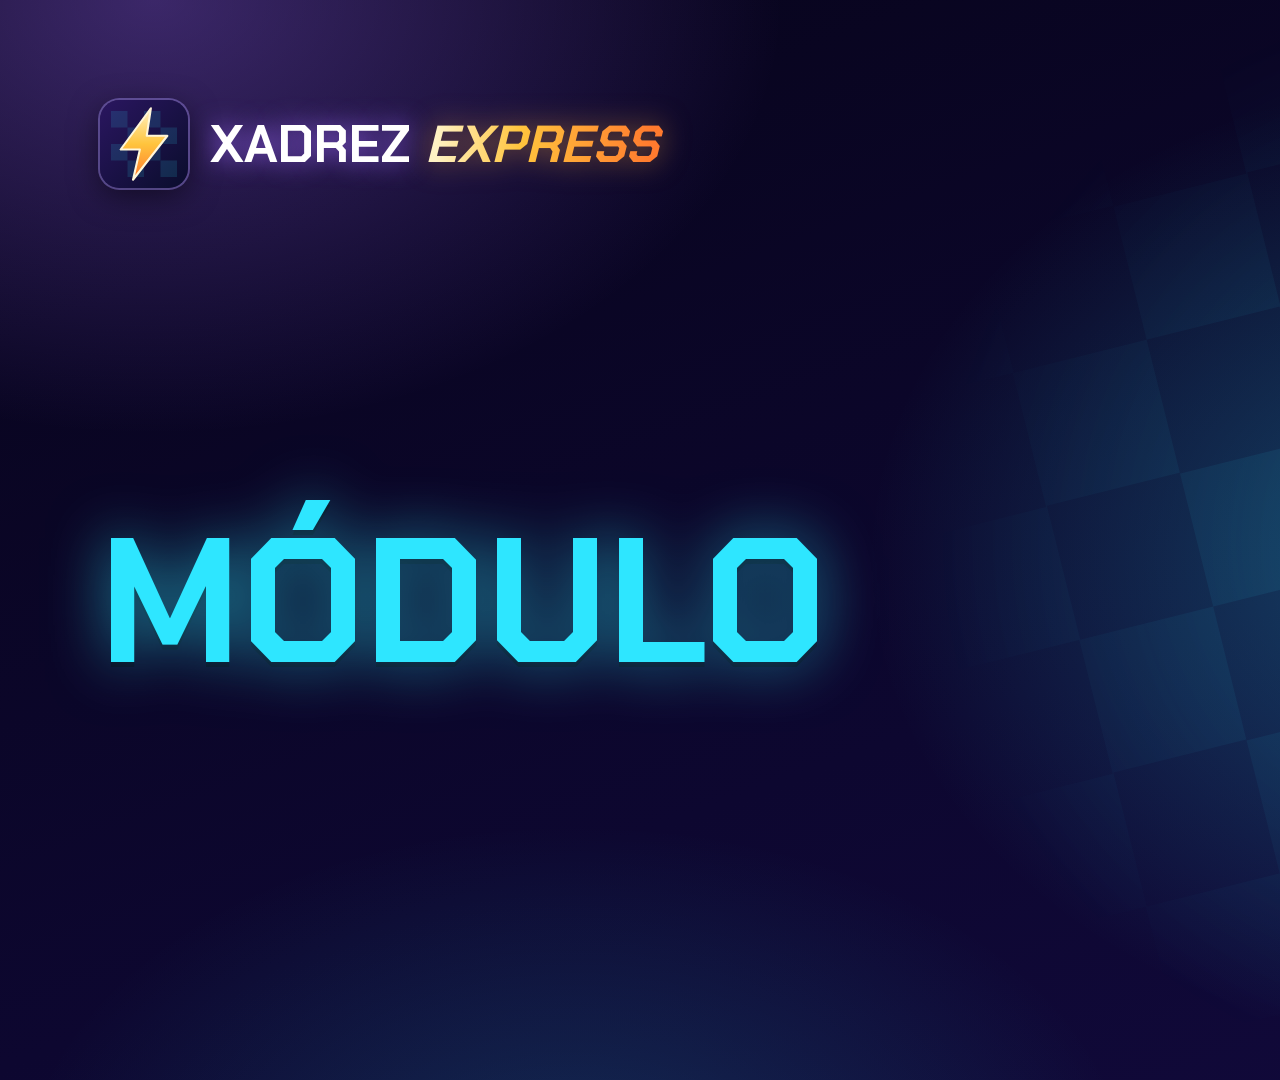
<file: capas/modelo-modulo.html>
<!DOCTYPE html>
<html lang="pt-BR">
<head>
<meta charset="UTF-8">
<title>Capa de módulo</title>
<link rel="stylesheet" href="capa.css">
<style>
.casas{left:930px;top:-10px}
.marca{font-size:52px}
.texto{left:var(--margem);top:250px;width:1020px;height:730px;display:flex;flex-direction:column;justify-content:center;gap:26px}
.num{font-family:"Chakra Petch";font-weight:700;font-size:176px;line-height:.9;text-transform:uppercase;white-space:nowrap;
  color:var(--cor);filter:drop-shadow(0 0 30px color-mix(in srgb,var(--cor) 60%,transparent)) drop-shadow(0 5px 0 rgba(0,0,0,.4))}
.num b{color:#fff;margin-left:.12em}
.titulo{width:100%}
</style>
</head>
<body>
<div class="capa">
  <div class="brilho"></div>
  <canvas id="estrelas"></canvas>
  <div class="casas"></div>
  <svg id="arte" viewBox="0 0 1920 1080"></svg>
  <div class="peca" id="peca"></div>
  <div class="marca"><img src="../img/logo.svg" width="88" height="88" alt=""><span>Xadrez <i>Express</i></span></div>
  <div class="texto">
    <div class="num"><span id="tipo">Módulo</span> <b id="num"></b></div>
    <div class="titulo" id="titulo"></div>
  </div>
</div>
<script src="capa.js"></script>
<script>
// d = { numero, titulo, peca, cor }
function monta(d) {
  var cores = pintaCor(d.cor), arte = document.getElementById('arte');
  estrelas(document.getElementById('estrelas'), 'modulo' + d.numero);
  document.getElementById('num').textContent = d.numero;
  if (d.tipo) document.getElementById('tipo').textContent = d.tipo;
  var t = document.getElementById('titulo');
  t.textContent = d.titulo;
  cabe(t, 132, 70, 430);
  if (d.peca === 'foguete') {
    rastro(arte, [1020, 1170], [1262, 953], [1450, 600], 170, cores, 'm' + d.numero);
    poePeca(document.getElementById('peca'), 'foguete', 1500, 500, 520, -62);
  } else {
    rastro(arte, [1000, 1150], [1480, 1120], [1500, 780], 230, cores, 'm' + d.numero);
    poePeca(document.getElementById('peca'), d.peca, 1490, 520, 640, 8);
  }
  return document.fonts.ready;
}
</script>
</body>
</html>
</file>
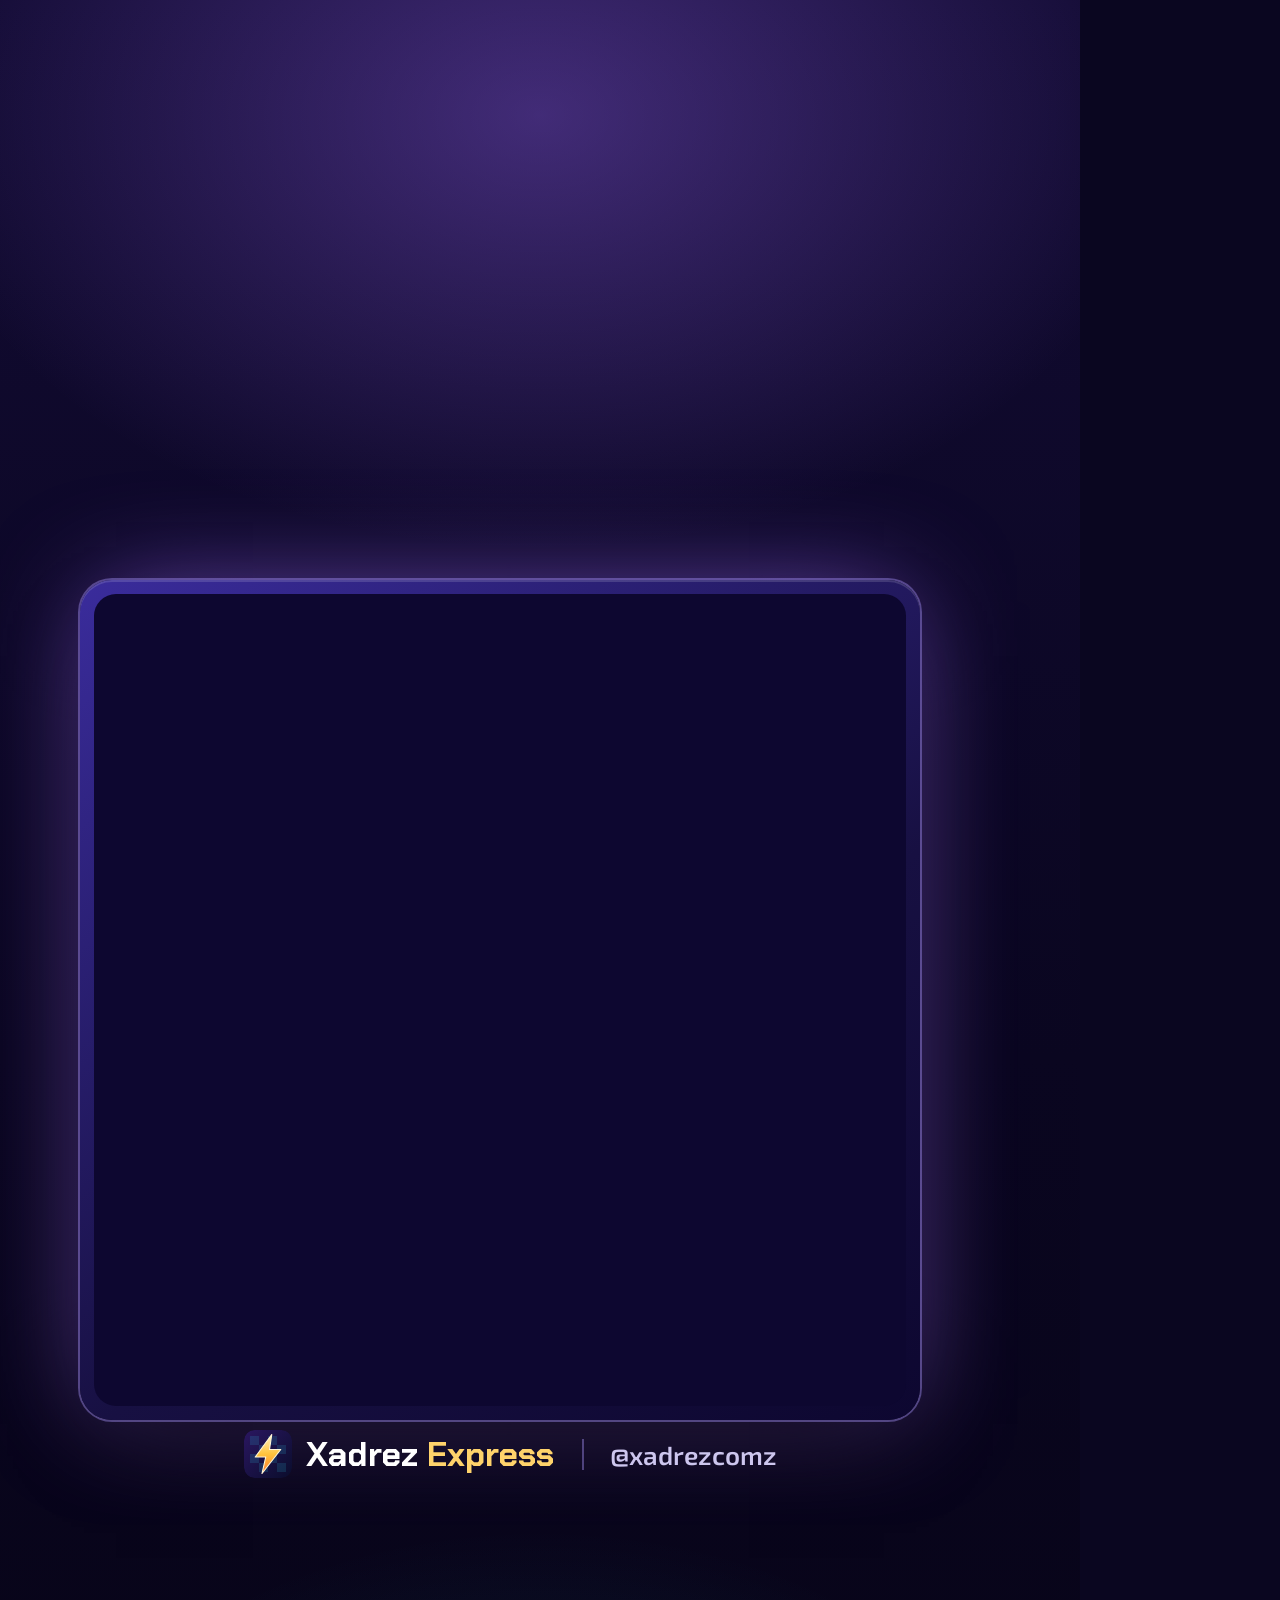
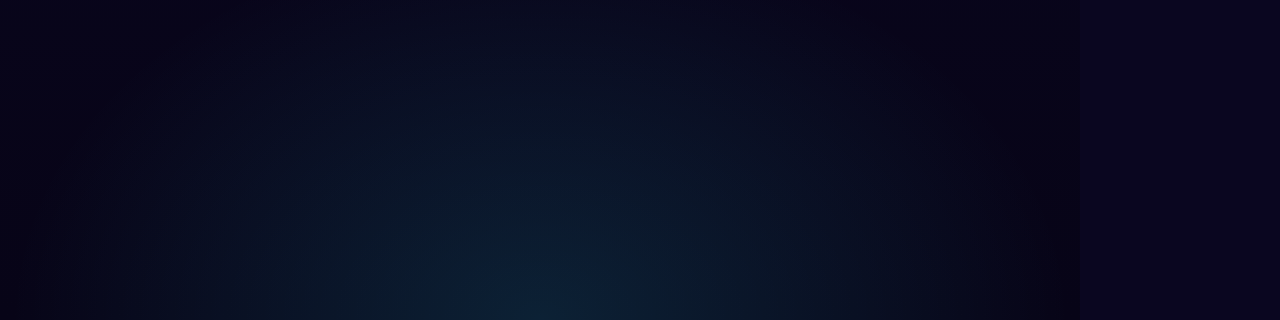
<file: videos/palco.html>
<!DOCTYPE html>
<html lang="pt-BR">
<head>
<meta charset="UTF-8">
<title>Palco dos vídeos do Xadrez Express</title>
<!-- O palco de um vídeo de lição: 1080x1920, com o tabuleiro 2D do desafio do site.
     Quem tira as fotos, quadro a quadro, é o videos/gera.js. -->
<link rel="stylesheet" href="../fontes/fontes.css">
<link rel="stylesheet" href="palco.css">
</head>
<body>
<div class="palco" id="palco">
  <header class="cabeca">
    <p class="numero" id="numero" hidden><i></i><span></span></p>
    <h1 id="titulo"></h1>
  </header>

  <div class="tab-moldura">
    <div class="tabuleiro">
      <div class="casas" id="casas"></div>
      <div class="pecas" id="pecas"></div>
      <svg class="setas" id="setas" viewBox="0 0 8 8"></svg>
      <div class="efeitos" id="efeitos"></div>
    </div>
    <!-- a faixa (XEQUE!, [texto ...]) e o cartaz da peça grande ([mostra bispo]) ficam por cima do tabuleiro -->
    <p class="faixa" id="faixa" hidden></p>
    <div class="cartaz" id="cartaz" hidden>
      <i class="cartaz-raios" id="cartazRaios"></i>
      <img id="cartazPeca" alt="">
      <b id="cartazNome"></b>
    </div>
  </div>

  <p class="legenda" id="legenda"></p>

  <footer class="pe">
    <img src="../img/logo.svg" alt="">
    <span>Xadrez <b>Express</b></span>
    <em>@xadrezcomz</em>
  </footer>
</div>
<script src="palco.js"></script>
</body>
</html>
</file>
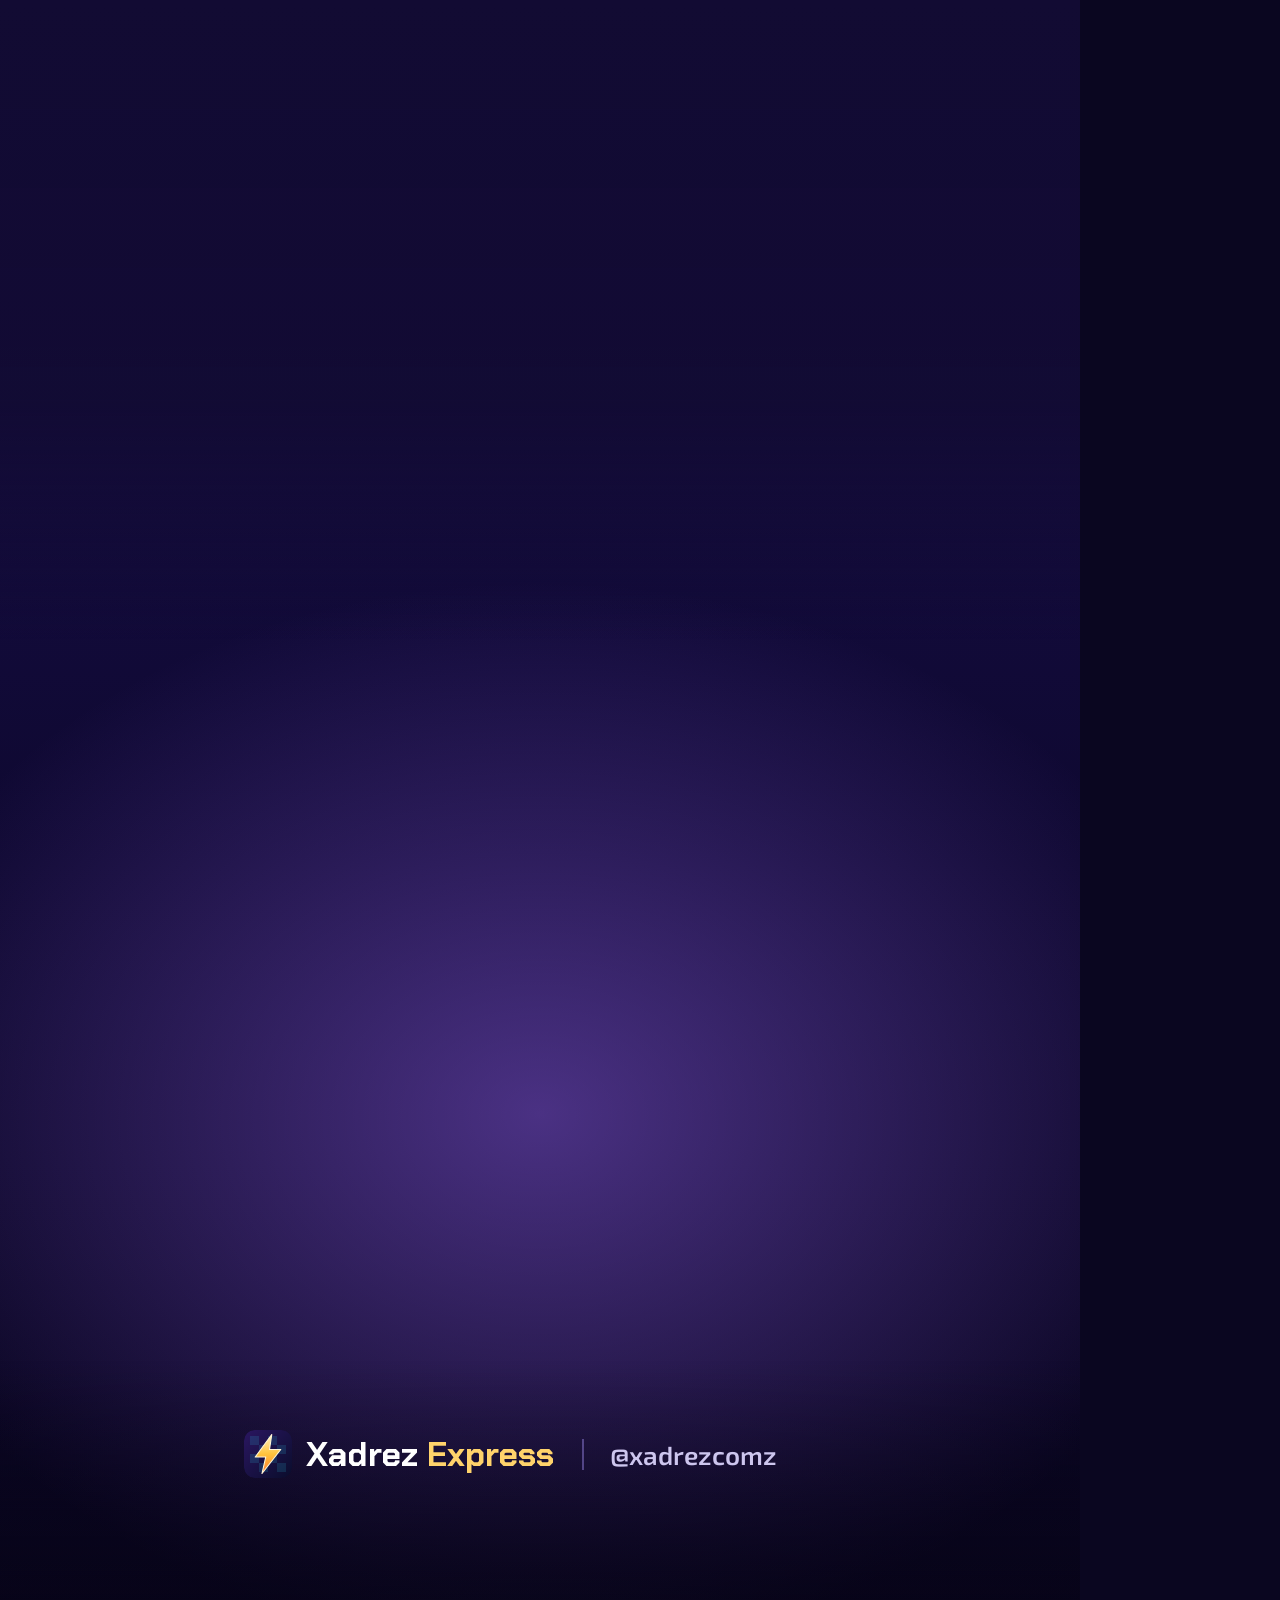
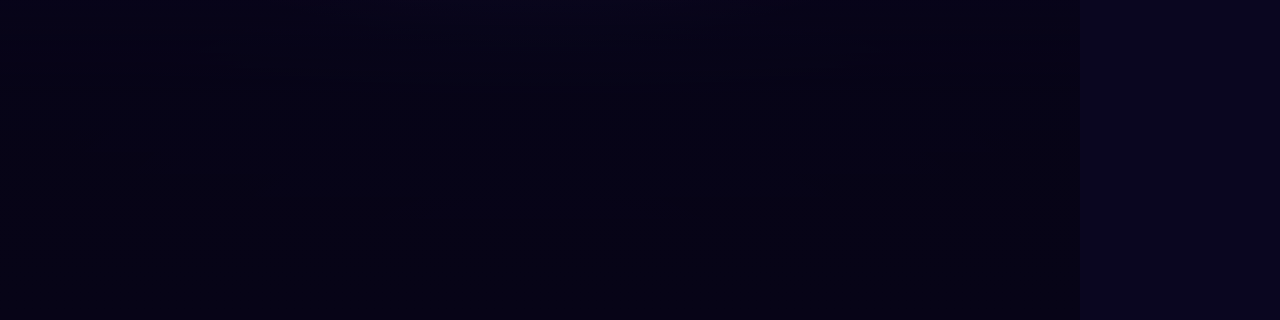
<file: videos/palco3d.html>
<!DOCTYPE html>
<html lang="pt-BR">
<head>
<meta charset="UTF-8">
<title>Palco 3D dos vídeos do Xadrez Express</title>
<!-- O palco 3D de um vídeo de lição (1080x1920): o tabuleiro e as peças em 3D (three.js), com a
     câmera acompanhando os lances. Título, legenda, faixa e cartaz são HTML por cima.
     Quem tira as fotos é o videos/gera.js, com "estilo: 3d" no cabeçalho da lição. -->
<link rel="stylesheet" href="../fontes/fontes.css">
<link rel="stylesheet" href="palco.css">
<link rel="stylesheet" href="palco3d.css">
<script type="importmap">{ "imports": { "three": "./vendor/three.module.min.js" } }</script>
</head>
<body>
<div class="palco palco3d" id="palco">
  <canvas id="cena3d" width="1080" height="1920"></canvas>

  <!-- o tabuleiro some suave por baixo do título e do rodapé quando a câmera chega perto -->
  <i class="sombra-topo"></i><i class="sombra-pe"></i>

  <header class="cabeca">
    <p class="numero" id="numero" hidden><i></i><span></span></p>
    <h1 id="titulo"></h1>
  </header>

  <p class="legenda3d" id="legenda"></p>

  <!-- edição "show" (edicao: show no cabeçalho): barra fixa, texto animado, lance escrito,
       piscada de cor e telas gráficas inteiras -->
  <div class="flash" id="flash" hidden></div>
  <!-- a capa dos primeiros quadros (vira a capa do Reel) -->
  <div class="capa" id="capa" hidden><i class="capa-raios"></i><p class="capa-marca">Xadrez Express</p>
    <p class="capa-serie" id="capaSerie"></p><h2 class="capa-titulo" id="capaTitulo"></h2><img class="capa-logo" src="../img/logo.svg" alt=""></div>
  <div class="tela" id="tela" hidden></div>
  <div class="hud" id="hud" hidden><span id="hudNome"></span><b id="hudLance"></b></div>
  <p class="manchete" id="manchete" hidden></p>
  <p class="nota" id="nota" hidden></p>

  <!-- a faixa e o cartaz ficam no meio da área do tabuleiro -->
  <div class="area3d">
    <p class="faixa" id="faixa" hidden></p>
    <div class="cartaz" id="cartaz" hidden>
      <i class="cartaz-raios" id="cartazRaios"></i>
      <img id="cartazPeca" alt="">
      <b id="cartazNome"></b>
    </div>
  </div>

  <footer class="pe">
    <img src="../img/logo.svg" alt="">
    <span>Xadrez <b>Express</b></span>
    <em>@xadrezcomz</em>
  </footer>
</div>
<script type="module" src="palco3d.js"></script>
</body>
</html>
</file>
<file: fontes/fontes.css>
/* Chakra Petch (títulos) em dois pesos, e Exo 2 (texto) num arquivo só: a Exo 2 é uma fonte
   variável, então o mesmo arquivo serve do peso 400 ao 800. */
/* latin-ext */
@font-face {
  font-family: 'Chakra Petch';
  font-style: normal;
  font-weight: 600;
  font-display: swap;
  src: url(chakrapetch-600-latin-ext.woff2) format('woff2');
  unicode-range: U+0100-02BA, U+02BD-02C5, U+02C7-02CC, U+02CE-02D7, U+02DD-02FF, U+0304, U+0308, U+0329, U+1D00-1DBF, U+1E00-1E9F, U+1EF2-1EFF, U+2020, U+20A0-20AB, U+20AD-20C0, U+2113, U+2C60-2C7F, U+A720-A7FF;
}
/* latin */
@font-face {
  font-family: 'Chakra Petch';
  font-style: normal;
  font-weight: 600;
  font-display: swap;
  src: url(chakrapetch-600-latin.woff2) format('woff2');
  unicode-range: U+0000-00FF, U+0131, U+0152-0153, U+02BB-02BC, U+02C6, U+02DA, U+02DC, U+0304, U+0308, U+0329, U+2000-206F, U+20AC, U+2122, U+2191, U+2193, U+2212, U+2215, U+FEFF, U+FFFD;
}
/* latin-ext */
@font-face {
  font-family: 'Chakra Petch';
  font-style: normal;
  font-weight: 700;
  font-display: swap;
  src: url(chakrapetch-700-latin-ext.woff2) format('woff2');
  unicode-range: U+0100-02BA, U+02BD-02C5, U+02C7-02CC, U+02CE-02D7, U+02DD-02FF, U+0304, U+0308, U+0329, U+1D00-1DBF, U+1E00-1E9F, U+1EF2-1EFF, U+2020, U+20A0-20AB, U+20AD-20C0, U+2113, U+2C60-2C7F, U+A720-A7FF;
}
/* latin */
@font-face {
  font-family: 'Chakra Petch';
  font-style: normal;
  font-weight: 700;
  font-display: swap;
  src: url(chakrapetch-700-latin.woff2) format('woff2');
  unicode-range: U+0000-00FF, U+0131, U+0152-0153, U+02BB-02BC, U+02C6, U+02DA, U+02DC, U+0304, U+0308, U+0329, U+2000-206F, U+20AC, U+2122, U+2191, U+2193, U+2212, U+2215, U+FEFF, U+FFFD;
}
/* latin-ext */
@font-face {
  font-family: 'Exo 2';
  font-style: normal;
  font-weight: 400 800;
  font-display: swap;
  src: url(exo2-latin-ext.woff2) format('woff2');
  unicode-range: U+0100-02BA, U+02BD-02C5, U+02C7-02CC, U+02CE-02D7, U+02DD-02FF, U+0304, U+0308, U+0329, U+1D00-1DBF, U+1E00-1E9F, U+1EF2-1EFF, U+2020, U+20A0-20AB, U+20AD-20C0, U+2113, U+2C60-2C7F, U+A720-A7FF;
}
/* latin */
@font-face {
  font-family: 'Exo 2';
  font-style: normal;
  font-weight: 400 800;
  font-display: swap;
  src: url(exo2-latin.woff2) format('woff2');
  unicode-range: U+0000-00FF, U+0131, U+0152-0153, U+02BB-02BC, U+02C6, U+02DA, U+02DC, U+0304, U+0308, U+0329, U+2000-206F, U+20AC, U+2122, U+2191, U+2193, U+2212, U+2215, U+FEFF, U+FFFD;
}
</file>
<file: css/estilo.css>
/* ==========================================================================
   Xadrez Express — visual do site.
   Pensado primeiro para o celular em pé: texto grande e claro sobre fundo
   escuro, botões com pelo menos 48px de altura.
   ========================================================================== */
:root{
  --fundo:#0a0620; --fundo2:#120b33; --painel:#171042;
  --linha:rgba(170,150,255,.22); --linha2:rgba(170,150,255,.4);
  --texto:#f4f1ff; --suave:#cdc6ee;
  --ouro:#ffd36b; --laranja:#ff9a3d; --ciano:#2ee6ff; --roxo:#a06bff; --rosa:#ff4fd8; --verde:#7cff5a;
  --titulo:"Chakra Petch","Exo 2",system-ui,sans-serif;
  --corpo:"Exo 2",system-ui,-apple-system,"Segoe UI",Roboto,sans-serif;
  --topo:60px;
}
*,*::before,*::after{box-sizing:border-box}
html{scroll-behavior:smooth;scroll-padding-top:calc(var(--topo) + 8px);-webkit-text-size-adjust:100%}
body{
  margin:0;background:var(--fundo);color:var(--texto);
  font-family:var(--corpo);font-size:1.0625rem;line-height:1.55;font-weight:500;
  -webkit-font-smoothing:antialiased;overflow-x:hidden;
}
img{max-width:100%;display:block}
a{color:var(--ciano)}
h1,h2,h3{font-family:var(--titulo);font-weight:700;line-height:1.12;margin:0;text-wrap:balance}
p{margin:0}
ul{margin:0;padding:0;list-style:none}
button{font:inherit;color:inherit}
[hidden]{display:none !important}
:focus-visible{outline:3px solid var(--ciano);outline-offset:3px;border-radius:6px}

.miolo{width:min(72rem,100% - 2*clamp(18px,4vw,48px));margin-inline:auto}

/* ------------------------------------------------------------- botões */
.botao{
  display:inline-flex;align-items:center;justify-content:center;gap:.5em;
  min-height:52px;padding:.7em 1.4em;border-radius:14px;border:1px solid transparent;
  font-family:var(--titulo);font-weight:700;font-size:1.0625rem;line-height:1.15;letter-spacing:.01em;
  text-decoration:none;text-align:center;cursor:pointer;
  transition:transform .15s ease,box-shadow .2s ease,background .2s ease,border-color .2s ease;
  -webkit-tap-highlight-color:transparent;
}
.botao:active{transform:scale(.97)}
.botao-ouro{
  background:linear-gradient(180deg,#ffe08a,#ffb53d);color:#241300;
  box-shadow:0 8px 26px -8px rgba(255,170,50,.7),inset 0 1px 0 rgba(255,255,255,.6);
}
.botao-ouro:hover{box-shadow:0 10px 34px -6px rgba(255,180,60,.95),inset 0 1px 0 rgba(255,255,255,.6);transform:translateY(-2px)}
.botao-vidro{
  background:rgba(120,100,230,.2);color:var(--texto);border-color:var(--linha2);
  -webkit-backdrop-filter:blur(8px);backdrop-filter:blur(8px);
}
.botao-vidro:hover{background:rgba(120,100,230,.36);border-color:rgba(200,185,255,.7)}
.botao-p{min-height:44px;padding:.5em 1.05em;font-size:1rem;border-radius:12px}
.botao-g{min-height:60px;font-size:1.1875rem;width:100%}
.botao[disabled]{opacity:.45;cursor:default}

/* ------------------------------------------------------------- topo */
.topo{
  position:fixed;inset:0 0 auto 0;z-index:50;height:var(--topo);
  display:flex;align-items:center;gap:14px;
  padding:0 max(14px,env(safe-area-inset-right)) 0 max(14px,env(safe-area-inset-left));
  background:rgba(10,6,32,.72);-webkit-backdrop-filter:blur(14px);backdrop-filter:blur(14px);
  border-bottom:1px solid var(--linha);
}
.marca{display:inline-flex;align-items:center;gap:10px;color:var(--texto);text-decoration:none;
  font-family:var(--titulo);font-weight:700;font-size:1.1875rem;letter-spacing:.02em;white-space:nowrap}
.marca b{color:var(--ouro)}
.marca img{width:36px;height:36px}
.menu{display:none;margin-left:auto;gap:6px}
.menu a{color:var(--texto);text-decoration:none;font-weight:600;padding:.55em .85em;border-radius:10px;white-space:nowrap}
.menu a:hover{background:rgba(160,107,255,.22)}
.topo .botao{margin-left:auto}
.topo .botao-p{background:linear-gradient(180deg,#ffe08a,#ffb53d);color:#241300}
.menu a.menu-aprender{color:var(--ciano)}
/* no celular o menu mora atrás do botão de três linhas e abre como uma lista embaixo do topo */
.menu-abre{flex:none;width:44px;height:44px;margin-right:-6px;display:grid;place-items:center;
  background:none;border:0;border-radius:12px;cursor:pointer;-webkit-tap-highlight-color:transparent}
.menu-abre span,.menu-abre span::before,.menu-abre span::after{display:block;width:22px;height:2.5px;border-radius:2px;background:#fff;
  transition:transform .2s ease,background .2s ease}
.menu-abre span{position:relative}
.menu-abre span::before,.menu-abre span::after{content:'';position:absolute;left:0}
.menu-abre span::before{top:-7px}
.menu-abre span::after{top:7px}
.topo.menu-aberto .menu-abre span{background:transparent}
.topo.menu-aberto .menu-abre span::before{transform:translateY(7px) rotate(45deg)}
.topo.menu-aberto .menu-abre span::after{transform:translateY(-7px) rotate(-45deg)}
@media (max-width:1059px){
  .topo.menu-aberto .menu{
    display:flex;flex-direction:column;gap:2px;position:absolute;top:100%;left:0;right:0;margin:0;
    padding:8px max(14px,env(safe-area-inset-right)) 14px max(14px,env(safe-area-inset-left));
    background:#0a0620;border-bottom:1px solid var(--linha2);box-shadow:0 20px 40px -20px #000;
  }
  .topo.menu-aberto .menu a{min-height:50px;display:flex;align-items:center;font-size:1.125rem;padding:.5em .6em}
}
@media (min-width:800px){
  :root{--topo:68px}
}
/* o menu inteiro só aparece quando cabe numa linha; antes disso fica atrás do botão de três linhas */
@media (min-width:1060px){
  .menu{display:flex}
  .topo .botao{margin-left:6px}
  .menu-abre{display:none}
}
@media (min-width:1060px) and (max-width:1259px){
  .menu{gap:2px}
  .menu a{padding:.55em .6em}
}

/* ------------------------------------------------------------- início (hero) */
.hero{
  position:relative;isolation:isolate;overflow:hidden;
  min-height:100vh;min-height:100svh;
  display:flex;flex-direction:column;align-items:center;
  padding:calc(var(--topo) + clamp(28px,7vh,84px)) 20px 0;
  background:
    radial-gradient(90% 60% at 80% 12%,rgba(160,107,255,.3),transparent 65%),
    radial-gradient(80% 55% at 8% 88%,rgba(46,230,255,.17),transparent 65%),
    radial-gradient(60% 45% at 60% 100%,rgba(255,79,216,.14),transparent 70%),
    linear-gradient(180deg,#07041a 0%,#0d0730 55%,#0a0620 100%);
  -webkit-user-select:none;user-select:none;
}
.hero canvas{position:absolute;inset:0;width:100%;height:100%;display:block}
.hero-estrelas{z-index:-2}
.hero-voo{z-index:-1}
.hero-texto{
  position:relative;text-align:center;max-width:44rem;pointer-events:none;
  display:flex;flex-direction:column;align-items:center;gap:clamp(12px,2.2vh,20px);
}
/* um escurecido suave atrás do texto: os rastros passam por trás sem atrapalhar a leitura */
.hero-texto::before{
  content:'';position:absolute;inset:-12% -18%;z-index:-1;border-radius:50%;
  background:radial-gradient(closest-side,rgba(7,4,26,.7),rgba(7,4,26,.42) 55%,transparent);
}
.hero-texto a{pointer-events:auto}
.selo{
  font-size:1rem;font-weight:600;color:var(--texto);
  padding:.4em 1em;border-radius:99px;border:1px solid var(--linha2);background:rgba(23,16,66,.7);
}
.selo b{color:var(--ciano)}
.hero h1{
  font-size:clamp(3.2rem,15.5vw,7rem);letter-spacing:-.01em;text-transform:uppercase;line-height:.95;
  color:#fff;text-shadow:0 0 34px rgba(160,107,255,.75),0 3px 0 rgba(0,0,0,.35);
}
.hero h1 span{
  display:block;
  background:linear-gradient(92deg,#fff2c4 5%,#ffc43d 40%,#ff7a2e 95%);
  -webkit-background-clip:text;background-clip:text;color:transparent;
  filter:drop-shadow(0 0 22px rgba(255,170,60,.55));
  font-style:italic;padding-right:.08em;
  text-shadow:none;
}
/* o título do topo diz o resultado; o nome do curso fica no selo e no cabeçalho */
.hero h1.titulo-beneficio{font-size:clamp(2.5rem,10.5vw,5.75rem);line-height:.98}
.hero h1.titulo-beneficio span{font-size:1.08em}
.chamada{font-size:clamp(1.1875rem,4.9vw,1.5rem);line-height:1.4;color:#fff;max-width:30em;text-shadow:0 2px 12px rgba(7,4,26,.9)}
.chamada b{color:var(--ouro)}
.acoes{display:flex;flex-direction:column;gap:12px;width:100%;max-width:23rem;margin-top:6px}
/* a setinha no pé do topo, chamando para rolar a página */
.hero-desce{
  position:absolute;left:50%;bottom:calc(14px + env(safe-area-inset-bottom));width:56px;height:56px;margin-left:-28px;
  display:grid;place-items:center;-webkit-tap-highlight-color:transparent;
}
.hero-desce span,.desce span{
  width:18px;height:18px;border-right:3px solid #fff;border-bottom:3px solid #fff;border-radius:2px;
  transform:rotate(45deg);animation:desce 1.8s ease-in-out infinite;filter:drop-shadow(0 0 8px rgba(160,107,255,.9));
}
@keyframes desce{0%,100%{translate:0 -6px;opacity:.55}50%{translate:0 4px;opacity:1}}
@keyframes pisca{0%,100%{opacity:.6}50%{opacity:1}}
/* no celular o texto fica no meio da tela, com o voo passando em volta */
.hero{justify-content:center;padding-bottom:calc(76px + env(safe-area-inset-bottom))}
@media (min-width:800px){
  .hero{padding-bottom:90px}
  .acoes{flex-direction:row;max-width:none;width:auto}
}
@media (max-height:640px) and (max-width:799px){
  .hero{padding-top:calc(var(--topo) + 16px)}
}

/* ------------------------------------------------------------- seções */
.secao{padding:clamp(32px,6vw,60px) 0;position:relative}
.secao h2{font-size:clamp(1.875rem,7vw,3rem);margin-bottom:.35em}
.olho{
  font-family:var(--titulo);font-weight:700;font-size:1rem;letter-spacing:.16em;text-transform:uppercase;
  color:var(--ciano);margin-bottom:.6em;
}
.sub{color:var(--suave);font-size:1.125rem;max-width:36em}
.cartao{
  background:linear-gradient(160deg,rgba(40,28,110,.72),rgba(23,16,66,.72));
  border:1px solid var(--linha);border-radius:20px;padding:24px;
}
.etiqueta{
  display:inline-flex;align-items:center;gap:.4em;min-height:34px;padding:.2em .9em;border-radius:99px;
  font-size:.9375rem;font-weight:600;color:var(--texto);
  background:rgba(120,100,230,.22);border:1px solid var(--linha);
}
.etiqueta-fogo{background:rgba(255,154,61,.2);border-color:rgba(255,154,61,.55);color:#ffe2bd}
.credito{font-size:.9375rem;color:var(--suave)}
.credito a{color:var(--suave)}

/* entram suavemente quando chegam na tela */
.revela{opacity:0;transform:translateY(22px);transition:opacity .6s ease,transform .6s ease}
.revela.visto{opacity:1;transform:none}

/* ------------------------------------------------------------- como funciona */
.como{background:linear-gradient(180deg,var(--fundo),var(--fundo2))}
.passos{display:grid;gap:18px;margin-top:28px}
/* Cada cartão tem a sua cor (--c) e um desenho animado em cima: o tempo do vídeo,
   o peão do começo e o gráfico com o foguete subindo. */
.passo{
  --c:var(--ciano);
  position:relative;overflow:hidden;padding:0 22px 24px;border-radius:24px;
  background:
    radial-gradient(120% 70% at 100% 0%,color-mix(in srgb,var(--c) 34%,transparent),transparent 62%),
    linear-gradient(165deg,#241a6e,#120b33 70%);
  border:1px solid color-mix(in srgb,var(--c) 55%,transparent);
  box-shadow:0 26px 60px -34px #000,0 0 50px -22px var(--c),inset 0 1px 0 rgba(255,255,255,.14);
  transition:transform .25s ease,box-shadow .25s ease,opacity .6s ease;
}
.passo:nth-child(2){--c:var(--ouro);transition-delay:.1s}
.passo:nth-child(3){--c:var(--rosa);transition-delay:.2s}
@media (hover:hover){.passo:hover{transform:translateY(-6px);box-shadow:0 34px 70px -34px #000,0 0 70px -16px var(--c),inset 0 1px 0 rgba(255,255,255,.2)}}
.passo h3{position:relative;font-size:1.5rem;margin:0 0 .4em;color:#fff}
.passo p{position:relative;color:var(--suave)}
.passo-num{
  position:absolute;left:16px;top:12px;z-index:1;font-family:var(--titulo);font-weight:700;font-size:2.75rem;line-height:1;
  color:transparent;-webkit-text-stroke:2px color-mix(in srgb,var(--c) 38%,transparent);pointer-events:none;
}
.passo-arte{position:relative;height:160px;margin:0 -22px 18px;display:flex;align-items:center;justify-content:center;
  background:linear-gradient(180deg,color-mix(in srgb,var(--c) 14%,transparent),transparent)}

/* 1: o tamanho da lição, com a linha do vídeo andando */
.arte-tempo{flex-direction:column;gap:6px}
.arte-tempo b{font-family:var(--titulo);font-weight:700;font-size:5rem;line-height:.9;font-style:italic;
  background:linear-gradient(92deg,#fff,var(--c));-webkit-background-clip:text;background-clip:text;color:transparent;
  filter:drop-shadow(0 0 18px color-mix(in srgb,var(--c) 70%,transparent));
  padding:0 .16em 0 .04em}   /* folga para a letra inclinada não ser cortada */
.arte-tempo small{font-size:.5em}
.arte-video{display:flex;align-items:center;gap:10px;width:min(78%,260px);font-style:normal}
.arte-play{flex:none;width:0;height:0;border:8px solid transparent;border-left:13px solid #fff;border-right:0}
.arte-linha{flex:1;height:7px;border-radius:99px;background:rgba(255,255,255,.2);overflow:hidden}
.arte-linha i{display:block;height:100%;border-radius:99px;background:linear-gradient(90deg,var(--c),#fff);transform-origin:left;animation:arte-anda 3.2s linear infinite}
@keyframes arte-anda{from{transform:scaleX(0)}85%,100%{transform:scaleX(1)}}
.arte-video em{font-family:var(--titulo);font-weight:700;font-size:1rem;font-style:normal;color:#fff;font-variant-numeric:tabular-nums}

/* 2: o peão do começo, com ondas saindo dele */
.arte-zero img{position:relative;width:118px;height:118px;filter:drop-shadow(0 0 22px color-mix(in srgb,var(--c) 80%,transparent));animation:arte-flutua 3.4s ease-in-out infinite}
@keyframes arte-flutua{50%{transform:translateY(-8px)}}
.arte-anel{position:absolute;left:50%;top:50%;width:96px;height:96px;margin:-48px;border-radius:50%;border:2px solid var(--c);opacity:0;animation:arte-onda 2.8s ease-out infinite}
.arte-anel + .arte-anel{animation-delay:1.4s}
@keyframes arte-onda{from{transform:scale(.6);opacity:.8}to{transform:scale(2.3);opacity:0}}

/* 3: o gráfico subindo, com o foguete na ponta e o rastro se desenhando atrás dele */
.arte-subida svg{width:100%;height:100%;overflow:visible}
.subida-linha{stroke-dasharray:1;stroke-dashoffset:1;animation:subida-risca 3.6s linear infinite;filter:drop-shadow(0 0 6px rgba(255,79,216,.8))}
@keyframes subida-risca{0%{stroke-dashoffset:1}72%,100%{stroke-dashoffset:0}}
@media (min-width:800px){.passos{grid-template-columns:repeat(3,1fr);gap:22px}}

/* ------------------------------------------------------------- puzzle do dia */
.puzzle{background:
  radial-gradient(70% 50% at 100% 0%,rgba(46,230,255,.1),transparent 70%),var(--fundo2)}
/* O desafio: uma coluna só, com quem joga em cima e o tabuleiro logo abaixo. */
.desafio{width:min(100%,620px);margin:14px auto 0;display:flex;flex-direction:column;gap:12px}
/* pouco espaço entre o desafio e a seção de baixo: a setinha faz a ligação */
.puzzle{padding-bottom:6px}
.partida{padding-top:clamp(20px,4vw,40px)}
/* O tabuleiro: casas em ladrilhos arredondados nas cores do site, sobre um fundo escuro. */
.tab-moldura{
  width:min(100%,calc(100svh - var(--topo) - 110px),620px);margin-inline:auto;
  padding:clamp(6px,1.6vw,12px);border-radius:22px;
  background:linear-gradient(145deg,#3a2c9c,#171042 60%,#0d0730);
  box-shadow:0 0 0 1px var(--linha2),inset 0 1px 0 rgba(255,255,255,.14),
    0 24px 60px -24px rgba(0,0,0,.9),0 0 60px -12px rgba(160,107,255,.7);
  transition:box-shadow .4s ease;
}
.tabuleiro{position:relative;width:100%;aspect-ratio:1;border-radius:12px;overflow:hidden;background:#0d0730;
  -webkit-user-select:none;user-select:none;-webkit-touch-callout:none;touch-action:manipulation}
.casas{position:absolute;inset:0;display:grid;grid-template-columns:repeat(8,1fr);grid-template-rows:repeat(8,1fr)}
/* o respiro entre os ladrilhos vem do padding: o fundo só pinta a parte de dentro */
.casa{position:relative;padding:1.5px;border-radius:16%;background:linear-gradient(145deg,#7f6cf0,#5a45c9) content-box}
.casa.clara{background:linear-gradient(145deg,#ece7ff,#c5baff) content-box}
.casa::after{content:'';position:absolute;inset:1.5px;border-radius:14%;pointer-events:none;transition:background .15s linear,box-shadow .15s linear}
.casa.veio::after{background:rgba(255,211,107,.42)}
.casa.foi::after{background:rgba(255,211,107,.6);box-shadow:inset 0 0 0 2px rgba(255,236,170,.9)}
.casa.escolhida::after{background:rgba(46,230,255,.42);box-shadow:inset 0 0 0 3px var(--ciano),0 0 16px rgba(46,230,255,.8)}
.casa.dica::after{background:rgba(255,211,107,.6);box-shadow:inset 0 0 0 4px #ffb53d,0 0 18px rgba(255,190,80,.9);animation:dica 1s ease-in-out infinite}
.casa.errou::after{background:rgba(255,79,120,.7);box-shadow:inset 0 0 0 3px #ff4f78}
.casa.xeque::after{background:radial-gradient(circle,rgba(255,60,90,.95) 0%,rgba(255,60,90,.5) 45%,transparent 74%)}
@keyframes dica{50%{background:rgba(255,211,107,.25)}}
.casa.pode{cursor:pointer}
.casa.pode::before{content:'';position:absolute;left:50%;top:50%;width:30%;height:30%;z-index:1;
  transform:translate(-50%,-50%);border-radius:50%;background:var(--ciano);pointer-events:none;
  box-shadow:0 0 0 3px rgba(13,7,48,.55),0 0 12px rgba(46,230,255,.9)}
.casa.pode.ocupada::before{width:84%;height:84%;background:none;box-shadow:inset 0 0 0 4px var(--ciano),0 0 12px rgba(46,230,255,.8)}
.casa .coord{position:absolute;font-family:var(--titulo);font-weight:700;line-height:1;pointer-events:none;
  font-size:clamp(10px,2.6vw,14px);color:#efeaff}
.casa.clara .coord{color:#5a45c9}
.coord.fila{top:5px;left:6px}
.coord.coluna{bottom:5px;right:6px}

/* o rastro das peças (o mesmo escolhido no topo do site), entre as casas e as peças */
/* a sombra escura em volta faz o rastro aparecer também nas casas claras */
.tab-rastro{position:absolute;inset:0;width:100%;height:100%;pointer-events:none;filter:drop-shadow(0 0 3px rgba(13,7,48,.95)) drop-shadow(0 0 1px rgba(13,7,48,.9))}
.pecas{position:absolute;inset:0;pointer-events:none}
.peca{
  position:absolute;left:0;top:0;width:12.5%;height:12.5%;
  background:center/88% no-repeat;will-change:transform;
  transition:transform .42s cubic-bezier(.3,.8,.3,1);
  filter:drop-shadow(0 3px 3px rgba(13,7,48,.5));
}
/* as pretas ganham um fio de luz para não sumirem nas casas roxas */
.peca.preta{filter:drop-shadow(0 0 1px rgba(255,255,255,.9)) drop-shadow(0 3px 3px rgba(13,7,48,.5))}
.peca.minha{pointer-events:auto;cursor:grab;touch-action:none}
.peca.arrastando{transition:none;z-index:5;cursor:grabbing;filter:drop-shadow(0 10px 10px rgba(13,7,48,.6))}
.peca.some{opacity:0;transition:opacity .25s ease,transform .42s}
/* lance errado: a peça que foi até a casa fica avermelhada, e a que ela "capturaria" some até ela voltar */
.peca.errada{z-index:4;filter:drop-shadow(0 0 6px #ff4f78) drop-shadow(0 0 2px #ff4f78)}
.peca.coberta{opacity:0;transition:opacity .2s ease}
.tabuleiro.venceu{animation:venceu .7s ease}
@keyframes venceu{30%{transform:scale(1.025)}100%{transform:none}}
.tab-moldura.venceu{box-shadow:0 0 0 2px var(--ouro),0 24px 60px -24px rgba(0,0,0,.9),0 0 70px -8px rgba(255,200,80,.85)}

/* quem joga e o que se pede: fica acima do tabuleiro, para ser lido antes */
.puzzle-vez{display:flex;align-items:center;gap:12px;font-family:var(--titulo);font-weight:700;font-size:1.375rem;color:#fff}
.bolinha{flex:none;width:22px;height:22px;border-radius:50%;background:#fff;border:2px solid #cfd3e6;box-shadow:0 0 12px rgba(255,255,255,.5)}
.bolinha.pretas{background:#1b1b24;border-color:#8f95b8;box-shadow:none}
/* a ajuda fica presa na borda de baixo do tabuleiro, sem ocupar espaço na página */
.desafio-ajuda{
  position:absolute;left:50%;bottom:-20px;z-index:6;transform:translateX(-50%);width:max-content;max-width:calc(100% - 20px);
  min-height:44px;padding:.4em 1.2em;border-radius:99px;cursor:pointer;
  font-size:1.0625rem;font-weight:600;color:var(--suave);
  background:#171042;border:2px solid var(--ciano);box-shadow:0 10px 26px -10px #000,0 0 18px -4px rgba(46,230,255,.7);
  animation:sobe .35s ease;-webkit-tap-highlight-color:transparent;
}
.desafio-ajuda b{color:var(--ciano)}
.resultado-links button{
  background:none;border:0;padding:.5em .2em;min-height:44px;cursor:pointer;
  font-weight:700;color:var(--ciano);text-decoration:underline;text-underline-offset:3px;
}
/* a setinha que chama para a seção seguinte (a mesma do topo do site) */
.desce{align-self:center;width:56px;height:56px;margin-top:10px;display:grid;place-items:center;-webkit-tap-highlight-color:transparent}
.tab-moldura{position:relative}
/* o recado do momento ("Não é esse", "Boa!") flutua sobre o topo do tabuleiro */
.desafio-recado{
  position:absolute;left:50%;top:14px;z-index:6;max-width:calc(100% - 28px);width:max-content;
  padding:.5em 1.1em;border-radius:99px;text-align:center;pointer-events:none;
  font-family:var(--titulo);font-weight:700;font-size:1.125rem;color:#fff;
  background:rgba(13,7,48,.92);border:2px solid var(--linha2);box-shadow:0 10px 30px -10px #000;
  opacity:0;transform:translate(-50%,-10px);transition:opacity .25s ease,transform .25s ease;
}
.desafio-recado.aparece{opacity:1;transform:translate(-50%,0)}
.desafio-recado.bom{border-color:#7cff5a;color:#d6ffcc}
.desafio-recado.ruim{border-color:#ff4f78;color:#ffd3dc}

/* o resultado: toma o lugar do tabuleiro, do mesmo tamanho ou maior */
.tab-moldura.fim .tabuleiro{position:absolute;inset:clamp(6px,1.6vw,12px);width:auto;opacity:.12;pointer-events:none}
.resultado{
  position:relative;min-height:calc(min(100vw - 2*clamp(18px,4vw,48px),620px) - 2*clamp(6px,1.6vw,12px));
  display:flex;flex-direction:column;justify-content:center;gap:14px;
  padding:clamp(20px,6vw,36px) clamp(16px,5vw,32px);text-align:center;animation:sobe .5s ease;
}
@keyframes sobe{from{opacity:0;transform:translateY(14px) scale(.98)}}
.resultado-titulo{font-family:var(--titulo);font-weight:700;font-size:clamp(1.625rem,7vw,2.25rem);line-height:1.15;color:var(--ouro);text-wrap:balance;
  text-shadow:0 0 24px rgba(255,190,80,.45)}
.resultado-golpe{align-self:center;padding:.35em 1em;border-radius:99px;font-weight:700;font-size:1.0625rem;color:#fff;
  background:rgba(46,230,255,.16);border:1px solid rgba(46,230,255,.55)}
.resultado-texto{font-size:1.125rem;line-height:1.5;color:#fff;text-wrap:pretty}
.resultado-pe{display:flex;flex-direction:column;gap:4px;font-size:1rem;color:var(--suave)}
.resultado-pe b{color:#fff;font-variant-numeric:tabular-nums}
.resultado-pe #pzSequencia{color:#ffe2bd;font-weight:700}
.resultado-links{display:flex;justify-content:center;gap:22px;flex-wrap:wrap;margin-top:-6px}

/* a festa de confete, por cima de tudo */
.festa{position:fixed;inset:0;width:100%;height:100%;pointer-events:none;z-index:80;display:none}
.festa.ligada{display:block}

/* ------------------------------------------------------------- partida do dia */
/* Um palco com o tabuleiro inclinado em 3D e as peças em pé, nas cores do site:
   casas roxas, lance em ouro, peças pretas com contorno ciano. */
.partida{background:linear-gradient(180deg,var(--fundo2),var(--fundo) 30%,var(--fundo) 75%,var(--fundo2))}
.p3-area{display:grid;gap:20px;margin-top:26px;align-items:center}
.p3-palco{
  --inclina:54deg; --gira:-7deg;
  position:relative;width:min(100%,640px,calc(100svh - var(--topo) - 60px));margin-inline:auto;border-radius:22px;overflow:hidden;
  padding:18px 10px 14px;
  background:
    radial-gradient(70% 50% at 85% 0%,rgba(160,107,255,.3),transparent 70%),
    radial-gradient(60% 45% at 0% 100%,rgba(46,230,255,.14),transparent 70%),
    linear-gradient(180deg,#0d0730,#07041a);
  border:1px solid var(--linha2);box-shadow:0 30px 70px -36px #000,0 0 60px -20px rgba(160,107,255,.5);
}
/* o nome da partida e a curiosidade dela ficam acima do palco */
.p3-nome{min-height:1.15em}
.p3-curiosidade{min-height:3.1em}
.p3-cena{perspective:1100px;perspective-origin:50% 0%;padding:9% 4% 7%}
.p3-plano{
  position:relative;width:78%;margin:0 auto;aspect-ratio:1;left:2%;
  transform:rotateX(var(--inclina)) rotateZ(var(--gira));transform-style:preserve-3d;
  animation:p3-camera 14s ease-in-out infinite alternate;
}
@keyframes p3-camera{
  from{transform:rotateX(var(--inclina)) rotateZ(calc(var(--gira) - 2.5deg))}
  to{transform:rotateX(calc(var(--inclina) - 3deg)) rotateZ(calc(var(--gira) + 2.5deg))}
}
.p3-casas{position:absolute;inset:0;display:grid;grid-template-columns:repeat(8,1fr);grid-template-rows:repeat(8,1fr);
  outline:2px solid rgba(200,185,255,.7);box-shadow:0 0 60px rgba(0,0,0,.8),0 0 40px rgba(160,107,255,.45)}
.p3-casa{background:#1d1458;transition:background .35s ease,box-shadow .35s ease}
.p3-casa.clara{background:#6f5fd6}
.p3-casa.de{background:#8a6a2a;box-shadow:inset 0 0 0 2px rgba(255,211,107,.7)}
.p3-casa.para{background:#d9a53a;box-shadow:inset 0 0 18px rgba(255,240,190,.85)}
.p3-casa.xeque{background:radial-gradient(circle,#ff4fd8 0%,#7a1466 75%)}
.p3-setas{position:absolute;inset:0;width:100%;height:100%;overflow:visible;pointer-events:none}
.p3-setas line{stroke:#ffd36b;stroke-width:1.1;stroke-linecap:round;opacity:0;stroke-dasharray:1;stroke-dashoffset:0;
  filter:drop-shadow(0 0 1.2px #ffb53d)}
.p3-setas line.risca{animation:p3-risca .45s ease-out}
@keyframes p3-risca{from{stroke-dashoffset:1}to{stroke-dashoffset:0}}
.p3-pecas{position:absolute;inset:0;transform-style:preserve-3d}
/* cada peça ocupa a sua casa; o desenho fica em pé, de frente para a câmera */
.p3-peca{position:absolute;left:0;top:0;width:12.5%;height:12.5%;transform-style:preserve-3d;
  transition:transform .45s cubic-bezier(.3,.8,.3,1),opacity .35s ease}
.p3-peca span{
  position:absolute;left:-6%;right:-6%;bottom:42%;height:112%;
  background:center bottom/contain no-repeat;
  transform-origin:50% 100%;
  transform:rotateZ(calc(-1 * var(--gira))) rotateX(calc(-1 * var(--inclina)));
}
.p3-peca.branca span{filter:drop-shadow(0 0 5px rgba(255,255,255,.6))}
.p3-peca.preta span{filter:drop-shadow(0 0 1.5px #2ee6ff) drop-shadow(0 0 4px rgba(46,230,255,.8))}
.p3-peca.pula span{animation:p3-pula .45s ease-out}
@keyframes p3-pula{40%{bottom:95%}}
.p3-peca.capturada{opacity:0}
.p3-peca.capturada span{animation:p3-some .4s ease-in forwards}
@keyframes p3-some{to{bottom:140%;filter:brightness(3) blur(3px)}}
.p3-peca.rei-xeque::before{
  content:'';position:absolute;inset:6%;border-radius:50%;border:2px solid #ff4fd8;
  box-shadow:0 0 12px #ff4fd8;animation:p3-anel 1s ease-in-out infinite;
}
@keyframes p3-anel{50%{transform:scale(1.18);opacity:.5}}
.p3-peca .selo{
  position:absolute;right:-8%;bottom:130%;width:46%;height:46%;border-radius:50%;z-index:3;
  display:grid;place-items:center;font-family:var(--titulo);font-weight:700;font-size:clamp(11px,2.6vw,16px);line-height:1;
  background:#fff;color:#111;box-shadow:0 0 0 2px #111,0 0 10px rgba(255,255,255,.7);
  transform:rotateZ(calc(-1 * var(--gira))) rotateX(calc(-1 * var(--inclina)));
}
.p3-peca .selo.mate{background:var(--ouro);color:#241300}
.p3-coord{position:absolute;display:flex;justify-content:space-around;align-items:center;pointer-events:none;
  font-family:var(--titulo);font-weight:600;font-size:clamp(12px,2.8vw,15px);color:var(--suave)}
.p3-coord i{font-style:normal;flex:1;text-align:center}
.p3-letras{left:0;right:0;top:101%;height:7%}
.p3-numeros{top:0;bottom:0;right:101%;width:7%;flex-direction:column}
.p3-numeros i{display:grid;place-items:center}
/* a barra de avaliação: a parte branca sobe quando as brancas estão melhor */
.p3-material{position:absolute;left:6px;top:30%;bottom:12%;z-index:2;display:flex;flex-direction:column;align-items:center;gap:6px;width:40px}
.p3-material b{font-family:var(--titulo);font-size:.875rem;color:#fff;font-variant-numeric:tabular-nums;white-space:nowrap}
.p3-material span{flex:1;width:9px;border-radius:99px;background:#120b33;border:1px solid var(--linha2);position:relative;overflow:hidden}
.p3-material i{position:absolute;left:0;right:0;bottom:0;height:50%;background:#fff;transition:height .6s cubic-bezier(.3,.8,.3,1)}
.p3-fim{
  position:relative;z-index:2;margin:6px auto 0;width:fit-content;max-width:92%;text-align:center;
  padding:.5em 1.1em;border-radius:16px;font-weight:700;font-size:1.0625rem;color:#241300;
  background:linear-gradient(180deg,#ffe08a,#ffb53d);animation:sobe .5s ease;
}
.p3-lado{display:flex;flex-direction:column;gap:14px;width:min(100%,640px);margin-inline:auto}
.p3-jogadores{display:grid;gap:8px}
.p3-jogadores p{display:flex;align-items:center;gap:12px;font-family:var(--titulo);font-weight:700;font-size:1.25rem;color:#fff}
.p3-jogadores .p3-onde{font-family:var(--corpo);font-weight:500;font-size:1.0625rem;color:var(--suave)}
.p3-lance{font-family:var(--titulo);font-weight:700;font-size:1.75rem;color:var(--ouro);font-variant-numeric:tabular-nums;min-height:1.3em}
.p3-barra{
  --feito:0%;-webkit-appearance:none;appearance:none;width:100%;height:44px;background:none;margin:0;cursor:pointer;touch-action:pan-y;
}
.p3-barra::-webkit-slider-runnable-track{height:8px;border-radius:99px;background:linear-gradient(90deg,var(--ouro) var(--feito),rgba(255,255,255,.2) var(--feito))}
.p3-barra::-moz-range-track{height:8px;border-radius:99px;background:linear-gradient(90deg,var(--ouro) var(--feito),rgba(255,255,255,.2) var(--feito))}
.p3-barra::-webkit-slider-thumb{-webkit-appearance:none;width:24px;height:24px;margin-top:-8px;border-radius:50%;background:#fff;border:3px solid var(--ouro)}
.p3-barra::-moz-range-thumb{width:20px;height:20px;border-radius:50%;background:#fff;border:3px solid var(--ouro)}
.p3-controles{display:grid;grid-template-columns:repeat(5,1fr);gap:8px}
.p3-controles .botao{min-height:54px;padding:0;font-size:1.25rem}
.p3-controles #p3Toca{font-size:1.5rem}
@media (min-width:900px){
  .p3-area{grid-template-columns:minmax(0,1.3fr) minmax(0,1fr);gap:40px}
  .p3-palco{margin:0}
}
@media (prefers-reduced-motion:reduce){.p3-plano,.arte-linha i,.arte-zero img,.arte-anel,.subida-linha{animation:none}.arte-linha i{width:60%}.subida-linha{stroke-dashoffset:0}}

/* ------------------------------------------------------------- frase do dia */
.frase{background:linear-gradient(180deg,var(--fundo2),var(--fundo))}
.frase .miolo{max-width:52rem}
.frase-cartao{
  position:relative;margin:18px 0 0;padding:clamp(26px,6vw,52px);border-radius:24px;overflow:hidden;
  background:
    radial-gradient(90% 70% at 0% 0%,rgba(160,107,255,.36),transparent 70%),
    radial-gradient(80% 60% at 100% 100%,rgba(46,230,255,.17),transparent 70%),
    var(--painel);
  border:1px solid var(--linha2);box-shadow:0 30px 70px -40px rgba(0,0,0,.9);
}
.frase-aspas{position:absolute;top:-.18em;left:.12em;font-family:Georgia,serif;font-size:9rem;line-height:1;color:rgba(255,211,107,.26)}
.frase-cartao blockquote{
  position:relative;margin:0;font-family:var(--titulo);font-weight:600;color:#fff;
  font-size:clamp(1.5rem,6vw,2.375rem);line-height:1.25;text-wrap:balance;
}
.frase-cartao figcaption{margin-top:1.2em;display:flex;flex-direction:column;gap:2px;padding-left:16px;border-left:4px solid var(--ouro)}
.frase-cartao figcaption b{font-size:1.25rem;color:var(--ouro)}
.frase-cartao figcaption span{color:var(--suave);font-size:1.0625rem}
.frase-rodape{display:flex;align-items:center;justify-content:space-between;gap:12px;flex-wrap:wrap;margin-top:1.6em}
.frase-volte{margin-top:16px}

/* ------------------------------------------------------------- o curso */
.curso{
  background:
    radial-gradient(70% 45% at 50% 0%,rgba(255,170,60,.16),transparent 70%),
    radial-gradient(60% 50% at 0% 100%,rgba(160,107,255,.24),transparent 70%),
    var(--fundo);
  text-align:center;padding-bottom:clamp(36px,5vw,56px);
}
.curso .sub{margin-inline:auto}
.curso-palco{perspective:1200px;margin-top:30px}
.curso-cartao{
  --rx:0deg; --ry:0deg; --bx:50%; --by:0%;
  position:relative;display:grid;gap:22px;text-align:left;
  width:min(100%,60rem);margin-inline:auto;padding:clamp(18px,4.5vw,36px);border-radius:28px;overflow:hidden;
  background:linear-gradient(150deg,#2a1d7c 0%,#191048 55%,#120b33 100%);
  border:1px solid rgba(255,211,107,.5);
  box-shadow:0 40px 90px -40px rgba(0,0,0,.95),0 0 80px -20px rgba(255,170,60,.45);
  transform:rotateX(var(--rx)) rotateY(var(--ry));transform-style:preserve-3d;
  transition:transform .25s ease-out;
}
.curso-brilho{position:absolute;inset:0;pointer-events:none;
  background:radial-gradient(42rem circle at var(--bx) var(--by),rgba(255,255,255,.15),transparent 45%)}
.curso-tela{
  position:relative;display:flex;flex-direction:column;align-items:center;justify-content:center;gap:10px;
  min-height:250px;padding:20px;border-radius:20px;
  background:
    radial-gradient(70% 60% at 50% 40%,rgba(46,230,255,.2),transparent 70%),
    #07041a;
  border:1px solid var(--linha2);
}
/* no celular a telinha tem altura fixa: a troca de cena não empurra o botão de compra que vem embaixo */
@media (max-width:799px){.curso-tela{height:350px}.tela-cena{min-height:0;overflow:hidden}}
.curso-tela{cursor:pointer;-webkit-tap-highlight-color:transparent;justify-content:space-between;gap:14px;padding:16px 18px 18px}
/* a trilha de cenas, como nos stories */
.tela-trilha{display:flex;gap:4px;width:100%}
.tela-trilha i{flex:1;height:4px;border-radius:99px;background:rgba(255,255,255,.2);overflow:hidden}
.tela-trilha b{display:block;height:100%;width:0;background:linear-gradient(90deg,var(--ciano),var(--ouro))}
.tela-marca{display:flex;align-items:center;gap:8px;font-family:var(--titulo);font-weight:700;font-size:1rem;color:#fff;opacity:.85}
.tela-marca b{color:var(--ouro)}
.tela-marca img{width:22px;height:22px}
.tela-cena{flex:1;width:100%;display:flex;flex-direction:column;align-items:center;justify-content:center;gap:6px;text-align:center;min-height:250px}
.tela-cena > *{opacity:0}
.tela-cena.entra > *{animation:cena-entra .55s cubic-bezier(.2,.8,.3,1) forwards}
.tela-cena.entra > :nth-child(2){animation-delay:.08s}
.tela-cena.entra > :nth-child(3){animation-delay:.16s}
.tela-cena.entra > :nth-child(4){animation-delay:.24s}
@keyframes cena-entra{from{opacity:0;transform:translateY(14px) scale(.96)}to{opacity:1;transform:none}}
.cena-logo{width:108px;height:108px;filter:drop-shadow(0 0 28px rgba(255,190,80,.7));margin-bottom:6px}
.cena-peca{width:96px;height:96px;filter:drop-shadow(0 0 24px rgba(46,230,255,.8));margin-bottom:4px}
.cena-presente,.cena-raio{font-size:3.5rem;line-height:1;filter:drop-shadow(0 0 20px rgba(255,190,80,.8))}
.cena-sobre{font-family:var(--titulo);font-weight:700;font-size:.9375rem;letter-spacing:.14em;text-transform:uppercase;color:var(--ciano)}
.cena-numero{font-family:var(--titulo);font-weight:700;font-size:clamp(4.5rem,22vw,6.5rem);line-height:.9;font-variant-numeric:tabular-nums;
  background:linear-gradient(180deg,#fff2c4,#ffc43d 55%,#ff7a2e);-webkit-background-clip:text;background-clip:text;color:transparent;
  filter:drop-shadow(0 0 24px rgba(255,170,60,.5))}
.cena-titulo{font-family:var(--titulo);font-weight:700;font-size:clamp(1.5rem,6vw,1.875rem);line-height:1.1;color:#fff;text-wrap:balance}
.cena-texto{font-size:1.0625rem;line-height:1.4;color:var(--suave);max-width:20em;text-wrap:balance}
.tela-cena.abre .cena-titulo{font-size:clamp(1.875rem,8vw,2.375rem);text-transform:uppercase}
.tela-cena.preco .cena-titulo{font-size:clamp(3rem,14vw,4rem);color:var(--ouro)}
.tela-cena.preco .cena-texto{color:#fff}
.tela-cena.fim .cena-titulo{color:var(--ouro)}
.cena-lista{display:grid;gap:5px;margin:0 0 6px;padding:0;list-style:none;text-align:left;width:min(100%,19rem)}
.cena-lista li{display:flex;align-items:center;gap:10px;font-weight:600;font-size:.9375rem;color:#fff;
  opacity:0;animation:cena-entra .4s ease forwards;animation-delay:calc(var(--i) * .12s + .1s)}
.cena-lista b{flex:none;display:grid;place-items:center;width:24px;height:24px;border-radius:7px;font-family:var(--titulo);font-size:.875rem;color:#241300;background:linear-gradient(180deg,#ffe08a,#ffb53d)}
.curso-corpo{position:relative;display:flex;flex-direction:column;gap:14px}
.curso-selo{
  align-self:flex-start;padding:.3em 1em;border-radius:99px;font-family:var(--titulo);font-weight:700;font-size:1rem;
  letter-spacing:.08em;text-transform:uppercase;color:#241300;background:linear-gradient(180deg,#ffe08a,#ffb53d);
}
.curso-corpo h3{font-size:clamp(1.875rem,7vw,2.5rem);color:#fff}
.curso-lista{display:grid;gap:10px}
.curso-lista li{position:relative;padding-left:2em;font-size:1.125rem;color:#fff}
.curso-lista li::before{content:'✓';position:absolute;left:0;top:.05em;width:1.4em;height:1.4em;display:grid;place-items:center;
  border-radius:50%;background:rgba(124,255,90,.2);color:var(--verde);font-weight:800;font-size:.9em}
/* números do curso, módulos e bônus */
.curso-numeros{display:flex;flex-wrap:wrap;gap:8px}
.curso-numeros span{display:inline-flex;align-items:center;gap:6px;padding:.35em .85em;border-radius:99px;
  font-family:var(--titulo);font-weight:700;font-size:1rem;color:#fff;background:rgba(46,230,255,.14);border:1px solid rgba(46,230,255,.45)}
.curso-numeros i{font-style:normal}
.curso-sub{font-family:var(--titulo);font-weight:700;font-size:.9375rem;letter-spacing:.1em;text-transform:uppercase;color:var(--ciano);margin-bottom:8px}
.curso-modulos{display:grid;gap:8px;padding:0;margin:0;list-style:none}
.curso-modulos li{display:flex;align-items:center;gap:12px;padding:10px 12px;border-radius:14px;background:rgba(13,7,48,.55);border:1px solid var(--linha)}
.curso-modulos li > b{flex:none;display:grid;place-items:center;width:38px;height:38px;border-radius:10px;font-family:var(--titulo);
  color:#241300;background:linear-gradient(180deg,#ffe08a,#ffb53d)}
.curso-modulos span{display:flex;flex-direction:column;font-weight:700;color:#fff;line-height:1.3}
.curso-modulos small{font-weight:500;font-size:.9375rem;color:var(--suave)}
.curso-bonus ul{display:grid;gap:8px}
.curso-bonus li{display:flex;flex-direction:column;padding:9px 14px;border-radius:14px;
  background:linear-gradient(120deg,rgba(255,211,107,.18),rgba(255,154,61,.06));border:1px dashed rgba(255,211,107,.7)}
.curso-bonus li b{font-family:var(--titulo);color:var(--ouro)}
.curso-bonus li b small{display:block;font-family:var(--corpo);font-weight:600;font-size:.875rem;color:var(--suave)}
.curso-bonus li span{font-size:1rem;color:#fff}
/* no celular, só os quatro primeiros bônus até a pessoa pedir para ver todos */
@media (max-width:799px){.curso-bonus:not(.aberto) li.extra{display:none}}
.curso-bonus-ver{margin-top:8px;width:100%;min-height:46px;border-radius:12px;cursor:pointer;font-family:var(--titulo);font-weight:700;font-size:1rem;
  color:var(--ouro);background:none;border:1px solid rgba(255,211,107,.6)}
@media (min-width:800px){
  .curso-bonus-ver{display:none}
}
.curso-conteudo{margin-top:8px;padding-top:18px;border-top:1px solid var(--linha)}
/* computador: telinha e compra lado a lado no topo; módulos e bônus em faixa larga embaixo */
@media (min-width:800px){
  .curso-cartao{grid-template-areas:'tela corpo' 'mais mais';align-items:start}
  .curso-tela{grid-area:tela}
  .curso-corpo{grid-area:corpo}
  .curso-mais{grid-area:mais;display:flex;flex-direction:column;gap:14px;position:relative}
  #cursoBotao2{align-self:center;width:min(100%,32rem)}
  .curso-modulos{grid-template-columns:repeat(3,1fr)}
  .curso-bonus ul{grid-template-columns:repeat(3,1fr)}
}
@media (max-width:799px){.curso-mais{display:contents}}
.curso-por-aula{margin-top:-6px;font-size:1.0625rem;color:#fff}
.curso-por-aula b{color:var(--verde)}
.curso-preco{display:flex;flex-wrap:wrap;align-items:baseline;gap:4px 12px}
.curso-preco s{color:var(--suave);font-size:1.125rem}
/* sem preço riscado ou parcelas, esses espaços somem para o preço não ficar deslocado */
.curso-preco s:empty,.curso-preco small:empty{display:none}
.curso-preco b{font-family:var(--titulo);font-size:2.5rem;color:var(--ouro);line-height:1}
.curso-preco small{flex-basis:100%;font-size:1rem;color:var(--suave)}
/* as garantias da compra, logo abaixo do botão */
.curso-selos{display:grid;gap:10px;margin-top:2px}
.curso-selos li{display:flex;align-items:center;gap:12px;padding:10px 14px;border-radius:14px;
  background:rgba(124,255,90,.08);border:1px solid rgba(124,255,90,.32)}
.curso-selos i{flex:none;font-style:normal;font-size:1.625rem;line-height:1}
.curso-selos span{display:flex;flex-direction:column;font-size:1rem;line-height:1.35;color:var(--suave)}
.curso-selos b{font-family:var(--titulo);font-size:1.0625rem;color:#fff}
/* a linha curta de garantias, usada no topo e no resultado do desafio */
.garantias{display:flex;flex-wrap:wrap;justify-content:center;gap:4px 18px;font-size:1rem;font-weight:600;color:#fff}
.garantias span::before{content:'✓ ';color:var(--verde);font-weight:800}
.curso-lista li b{color:var(--ouro)}
.curso-nota{font-size:1rem;color:var(--suave)}
.curso-nota b{color:#fff}
@media (min-width:800px){
  .curso-cartao{grid-template-columns:minmax(0,1fr) minmax(0,1.15fr);align-items:stretch;gap:36px}
  .curso-tela{min-height:380px;align-self:stretch}
}

/* ------------------------------------------------------------- assista a uma aula */
.aulas{background:linear-gradient(180deg,var(--fundo),var(--fundo2));padding:clamp(32px,6vw,56px) 0}
.aulas-lista{display:grid;grid-template-columns:repeat(2,minmax(0,180px));justify-content:center;gap:14px;margin-top:18px}
.aula{display:flex;flex-direction:column;gap:8px;padding:0;border:0;background:none;cursor:pointer;text-align:left;color:#fff;-webkit-tap-highlight-color:transparent}
.aula-capa{position:relative;display:block;aspect-ratio:9/14;border-radius:16px;overflow:hidden;background:#0d0730;
  border:1px solid var(--linha2);box-shadow:0 18px 36px -24px #000,0 0 30px -14px rgba(160,107,255,.6);transition:transform .2s ease}
.aula-capa img{width:100%;height:100%;object-fit:cover;object-position:center 40%;display:block}
.aula:hover .aula-capa{transform:translateY(-3px)}
/* o play bem no meio da capa */
.aula-play{position:absolute;left:50%;top:50%;width:58px;height:58px;margin:-29px 0 0 -29px;border-radius:50%;
  background:linear-gradient(180deg,#ffe08a,#ffb53d);box-shadow:0 8px 24px -6px rgba(255,170,50,.9),0 0 0 6px rgba(255,211,107,.25)}
.aula-play::before{content:'';position:absolute;left:23px;top:18px;border:11px solid transparent;border-left:17px solid #241300;border-right:0}
.aula-capa em{position:absolute;right:8px;bottom:8px;padding:2px 8px;border-radius:99px;font-style:normal;font-weight:700;font-size:.875rem;background:rgba(7,4,26,.8)}
.aula > b{font-family:var(--titulo);font-size:1rem;line-height:1.2}
/* o vídeo aberto, por cima da página */
.aula-tela{position:fixed;inset:0;z-index:90;display:grid;place-items:center;padding:16px;background:rgba(5,3,18,.92)}
.aula-tela[hidden]{display:none}
.aula-tela video{max-width:100%;max-height:100%;height:min(88svh,calc(100vw * 16 / 9));aspect-ratio:9/16;border-radius:16px;background:#000}
.aula-fecha{position:absolute;top:max(12px,env(safe-area-inset-top));right:14px;width:48px;height:48px;border-radius:50%;border:0;cursor:pointer;
  font-size:2rem;line-height:1;color:#fff;background:rgba(255,255,255,.14);z-index:1}
body.sem-rolar{overflow:hidden}

/* ------------------------------------------------------------- quem ensina */
.professor{background:linear-gradient(180deg,var(--fundo2),var(--fundo));padding-top:clamp(12px,2vw,24px)}
.prof-miolo{display:grid;gap:20px;justify-items:center;text-align:center}
.prof-foto{width:min(62vw,260px);height:auto;filter:drop-shadow(0 18px 30px rgba(0,0,0,.5)) drop-shadow(0 0 40px rgba(160,107,255,.35))}
.prof-texto{display:flex;flex-direction:column;align-items:center;gap:10px}
.prof-texto .sub b{color:var(--ciano)}
.prof-numeros{display:grid;grid-template-columns:repeat(3,1fr);gap:10px;width:100%;max-width:34rem;margin:6px 0}
.prof-numeros li{display:flex;flex-direction:column;gap:2px;padding:12px 8px;border-radius:16px;background:rgba(23,16,66,.8);border:1px solid var(--linha2)}
.prof-numeros b{font-family:var(--titulo);font-size:clamp(1.375rem,6vw,1.875rem);color:var(--ouro);line-height:1}
.prof-numeros span{font-size:.9375rem;color:var(--suave);line-height:1.25}
.prof-formacao{font-size:1.0625rem;color:#fff;max-width:34rem}
.prof-formacao b{color:var(--ouro)}
@media (min-width:800px){
  .prof-miolo{grid-template-columns:auto 1fr;justify-items:start;text-align:left;align-items:center;gap:44px}
  .prof-texto{align-items:flex-start}
  .prof-foto{width:280px}
}
/* oferta por tempo limitado e prova social no topo */
.oferta-topo{font-size:1rem;font-weight:600;color:#fff;padding:.45em 1em;border-radius:14px;background:rgba(10,6,32,.7);border:1px solid rgba(255,211,107,.6)}
.oferta-topo b{color:var(--ouro)}
.oferta-topo s{color:var(--suave)}
.prova-social{font-size:.9375rem;color:var(--suave)}
.prova-social b{color:#fff}
.oferta-tempo{color:#ffe2bd;font-weight:600}
.oferta-tempo b{color:var(--ouro)}
.curso-preco .oferta-tempo{flex-basis:100%;font-size:1rem}
.curso-preco .oferta-tempo b{font-family:var(--corpo);font-size:1rem;line-height:1.3}
.barra-compra small s{color:var(--suave);font-weight:500;margin-right:4px}
.fecho-preco s{color:var(--suave)}

/* ------------------------------------------------------------- dúvidas e chamada final */
.duvidas{background:linear-gradient(180deg,var(--fundo),var(--fundo2))}
.duvidas .miolo{max-width:48rem}
.faq{display:grid;gap:10px;margin-top:20px}
.faq details{border-radius:16px;background:rgba(23,16,66,.8);border:1px solid var(--linha);overflow:hidden}
.faq details[open]{border-color:var(--linha2)}
.faq summary{display:flex;align-items:center;justify-content:space-between;gap:12px;min-height:56px;padding:12px 18px;cursor:pointer;
  font-family:var(--titulo);font-weight:700;font-size:1.125rem;color:#fff;list-style:none}
.faq summary::-webkit-details-marker{display:none}
.faq summary::after{content:'+';flex:none;font-size:1.5rem;color:var(--ouro);transition:transform .2s ease}
.faq details[open] summary::after{transform:rotate(45deg)}
.faq details p{padding:0 18px 16px;color:var(--suave);font-size:1.0625rem}
.fecho{margin-top:34px;padding:26px 22px;border-radius:24px;text-align:center;display:flex;flex-direction:column;align-items:center;gap:12px;
  background:radial-gradient(80% 70% at 50% 0%,rgba(255,170,60,.22),transparent 70%),linear-gradient(160deg,#2a1d7c,#120b33);
  border:1px solid rgba(255,211,107,.55);box-shadow:0 0 60px -20px rgba(255,170,60,.5)}
.fecho-titulo{font-family:var(--titulo);font-weight:700;font-size:clamp(1.5rem,6vw,2rem);line-height:1.15;color:#fff;text-wrap:balance}
.fecho-preco{color:var(--suave);font-size:1.0625rem}
.fecho-preco b{color:var(--ouro);font-family:var(--titulo);font-size:1.25rem}
.fecho .botao{max-width:26rem}

/* ------------------------------------------------------------- rodapé */
.rodape{padding:40px 0 calc(40px + env(safe-area-inset-bottom));border-top:1px solid var(--linha);background:#07041a;text-align:center}
.rodape .miolo{display:flex;flex-direction:column;align-items:center;gap:14px}
.rodape-insta{display:inline-flex;align-items:center;min-height:48px;font-weight:700;font-size:1.125rem;color:var(--ciano)}
body.tem-barra .rodape{padding-bottom:calc(120px + env(safe-area-inset-bottom))}

/* barra fixa de compra (celular) */
.barra-compra{
  position:fixed;left:0;right:0;bottom:0;z-index:60;
  display:flex;align-items:center;justify-content:space-between;gap:12px;
  padding:10px 14px calc(10px + env(safe-area-inset-bottom));
  background:rgba(10,6,32,.92);-webkit-backdrop-filter:blur(14px);backdrop-filter:blur(14px);
  border-top:1px solid rgba(255,211,107,.5);
  transform:translateY(110%);transition:transform .35s ease;
}
.barra-compra.aparece{transform:none}
.barra-compra span{display:flex;flex-direction:column;line-height:1.2;font-family:var(--titulo)}
.barra-compra small{color:var(--ouro);font-size:1rem;font-weight:700}
.barra-compra .botao{min-height:48px}
@media (min-width:800px){.barra-compra{display:none !important}}

@media (prefers-reduced-motion:reduce){
  html{scroll-behavior:auto}
  .revela{opacity:1;transform:none;transition:none}
  .hero-desce span,.desce span,.casa.dica::after{animation:none}
  .tela-cena > *,.cena-lista li{opacity:1;animation:none !important}
  .curso-cartao{transform:none !important}
}

/* aulas no computador: texto à esquerda, cartões maiores à direita, sem vão grande entre as seções */
@media (min-width:900px){
  .professor{padding-bottom:40px}
  .aulas{padding:40px 0 48px}
  .aulas .miolo{display:grid;grid-template-columns:minmax(0,1fr) auto;grid-template-rows:1fr auto auto auto 1fr;column-gap:56px}
  .aulas .miolo > :not(.aulas-lista){grid-column:1}
  .aulas .olho{grid-row:2}
  .aulas h2{grid-row:3}
  .aulas .sub{grid-row:4}
  .aulas-lista{grid-column:2;grid-row:1 / -1;grid-template-columns:repeat(2,250px);gap:24px;margin-top:0}
  .aula-play{width:72px;height:72px;margin:-36px 0 0 -36px}
  .aula-play::before{left:28px;top:22px;border-width:14px;border-left-width:21px}
  .aula > b{font-size:1.125rem}
}

/* a câmera do tabuleiro só se mexe enquanto ele está na tela */
.partida:not(.na-tela) .p3-plano{animation-play-state:paused}
/* no celular: tabuleiro parado e brilho mais leve; cartão do curso sem inclinar com o dedo */
@media (max-width:799px),(hover:none){
  .p3-plano{animation:none}
  .p3-peca.branca span{filter:drop-shadow(0 0 3px rgba(255,255,255,.55))}
  .p3-peca.preta span{filter:drop-shadow(0 0 2px #2ee6ff)}
  .p3-casas{box-shadow:0 0 30px rgba(0,0,0,.7)}
  .curso-palco{perspective:none}
  .curso-cartao{transform:none;transform-style:flat;transition:none}
  .curso-brilho{display:none}
}
/* animação de enfeite só roda na seção que está na tela */
.fora *,.fora *::before,.fora *::after{animation-play-state:paused !important}

/* ------------------------------------------------------------- do peão ao rei (peça 3D em ASCII) */
.do-peao{background:radial-gradient(60% 55% at 50% 45%,rgba(160,107,255,.16),transparent 70%),#04020c;padding:clamp(16px,4vw,40px) 0 clamp(28px,5vw,48px)}
.do-peao-miolo{display:grid;gap:22px;justify-items:center;text-align:center}
.peca-ascii{position:relative;width:min(100%,360px);aspect-ratio:3/4;margin-inline:auto}
@media (min-width:900px){.peca-ascii{width:min(100%,460px)}}
.peca-ascii img,.peca-ascii canvas{position:absolute;inset:0;width:100%;height:100%;display:block}
.peca-ascii img{object-fit:contain;transition:opacity .4s ease}
.peca-ascii.viva img{opacity:0}
.peca-ascii-nome{position:absolute;left:0;right:0;bottom:-6px;text-align:center;font:700 .875rem/1 ui-monospace,Menlo,Consolas,monospace;letter-spacing:.3em;text-transform:uppercase;color:var(--ouro);opacity:.85}
.do-peao-texto{display:flex;flex-direction:column;align-items:center;gap:10px;max-width:34rem}
.do-peao-texto .sub{margin:0}
.do-peao-texto .botao{margin-top:8px}
@media (min-width:900px){
  .do-peao-miolo{grid-template-columns:minmax(0,460px) minmax(0,1fr);gap:56px;align-items:center;justify-items:start;text-align:left}
  .do-peao-texto{align-items:flex-start}
}
</file>
<file: capas/capa.css>
/* Visual comum das capas (módulo e aula). As cores e as fontes são as do site. */
@import url(../fontes/fontes.css);
:root{
  --texto:#f4f1ff; --ouro:#ffd36b; --laranja:#ff9a3d; --ciano:#2ee6ff; --roxo:#a06bff; --rosa:#ff4fd8;
  --cor:var(--ciano); --cor2:var(--roxo);          /* a cor do módulo; o modelo troca */
  --margem:100px;                                   /* margem de segurança da Hotmart */
}
*{box-sizing:border-box;margin:0;padding:0}
html,body{width:1920px;height:1080px;overflow:hidden;background:#07041a}
body{font-family:"Exo 2",sans-serif;color:var(--texto);-webkit-font-smoothing:antialiased}
.capa{position:relative;width:1920px;height:1080px;overflow:hidden;
  background:linear-gradient(160deg,#07041a 0%,#0d0730 60%,#120a3d 100%)}
.capa>*{position:absolute}
.brilho{inset:0;
  background:
    radial-gradient(900px 700px at 78% 52%,color-mix(in srgb,var(--cor) 30%,transparent),transparent 70%),
    radial-gradient(900px 620px at 8% 0%,rgba(160,107,255,.34),transparent 70%),
    radial-gradient(800px 520px at 30% 110%,rgba(46,230,255,.16),transparent 70%)}
#estrelas,#arte{inset:0;width:1920px;height:1080px}
/* as casas de tabuleiro, bem de leve, atrás da peça */
.casas{width:1100px;height:1100px;opacity:.5;
  background:conic-gradient(color-mix(in srgb,var(--cor) 20%,transparent) 25%,transparent 0 50%,color-mix(in srgb,var(--cor) 20%,transparent) 0 75%,transparent 0) 0 0/275px 275px;
  transform:rotate(-14deg);
  -webkit-mask:radial-gradient(closest-side,#000 20%,transparent 100%);mask:radial-gradient(closest-side,#000 20%,transparent 100%)}
/* a marca: logo + XADREZ EXPRESS */
.marca{left:var(--margem);top:var(--margem);display:flex;align-items:center;gap:22px;
  font-family:"Chakra Petch";font-weight:700;text-transform:uppercase;line-height:1;white-space:nowrap;
  color:#fff;text-shadow:0 0 24px rgba(160,107,255,.8)}
.marca i{background:linear-gradient(92deg,#fff2c4 5%,#ffc43d 40%,#ff7a2e 95%);-webkit-background-clip:text;background-clip:text;
  color:transparent;padding-right:.1em;filter:drop-shadow(0 0 14px rgba(255,170,60,.5));text-shadow:none}
.marca img{border-radius:22%;box-shadow:0 0 0 2px rgba(170,150,255,.4),0 8px 30px rgba(0,0,0,.5)}
.titulo{font-family:"Chakra Petch";font-weight:700;line-height:1.04;letter-spacing:-.01em;color:#fff;
  text-wrap:balance;text-shadow:0 0 40px rgba(160,107,255,.6),0 4px 0 rgba(0,0,0,.4),0 6px 30px rgba(7,4,26,.9)}
.peca{filter:drop-shadow(0 0 50px color-mix(in srgb,var(--cor) 75%,transparent)) drop-shadow(0 20px 30px rgba(0,0,0,.45))}
.peca>*{display:block;width:100%;height:100%}
</file>
<file: videos/palco.css>
/* O palco dos vídeos: as mesmas cores, fontes, peças e tabuleiro 2D do site (css/estilo.css),
   com medidas fixas em pixels para o quadro de 1080x1920. */
:root{
  --fundo:#0a0620; --linha2:rgba(170,150,255,.4); --texto:#f4f1ff; --suave:#cdc6ee;
  --ouro:#ffd36b; --ciano:#2ee6ff;
  --titulo:"Chakra Petch","Exo 2",system-ui,sans-serif;
  --corpo:"Exo 2",system-ui,sans-serif;
}
*,*::before,*::after{box-sizing:border-box}
html,body{margin:0;background:var(--fundo)}
p,h1{margin:0}
[hidden]{display:none !important}

.palco{
  position:relative;width:1080px;height:1920px;overflow:hidden;color:var(--texto);font-family:var(--corpo);
  background:
    radial-gradient(900px 620px at 50% 6%,rgba(160,107,255,.34),transparent 70%),
    radial-gradient(760px 560px at 50% 100%,rgba(46,230,255,.13),transparent 70%),
    linear-gradient(180deg,#120b33,#0a0620 55%,#070417);
}

/* ------------------------------------------------------------- título */
.cabeca{position:absolute;left:60px;right:60px;top:96px;height:300px;display:flex;flex-direction:column;
  align-items:center;justify-content:center;gap:26px;text-align:center}
.numero{display:inline-flex;align-items:center;gap:14px;padding:10px 26px;border-radius:99px;
  font-family:var(--titulo);font-weight:700;font-size:34px;letter-spacing:.12em;text-transform:uppercase;color:var(--ouro);
  background:rgba(255,211,107,.1);box-shadow:inset 0 0 0 2px rgba(255,211,107,.45)}
.numero i{width:14px;height:14px;border-radius:50%;background:var(--ouro);box-shadow:0 0 14px var(--ouro)}
h1{font-family:var(--titulo);font-weight:700;font-size:78px;line-height:1.08;text-wrap:balance;
  text-shadow:0 0 44px rgba(160,107,255,.8)}
h1.longo{font-size:62px}

/* ------------------------------------------------------------- tabuleiro (o 2D do desafio) */
.tab-moldura{
  position:absolute;left:20px;top:420px;width:1040px;height:1040px;padding:18px;border-radius:38px;
  background:linear-gradient(145deg,#3a2c9c,#171042 60%,#0d0730);
  box-shadow:0 0 0 2px var(--linha2),inset 0 2px 0 rgba(255,255,255,.14),
    0 40px 90px -36px rgba(0,0,0,.9),0 0 110px -20px rgba(160,107,255,.75);
}
.tabuleiro{position:relative;width:100%;height:100%;border-radius:22px;overflow:hidden;background:#0d0730}
.casas{position:absolute;inset:0;display:grid;grid-template-columns:repeat(8,1fr);grid-template-rows:repeat(8,1fr)}
.casa{position:relative;padding:3px;border-radius:16%;background:linear-gradient(145deg,#7f6cf0,#5a45c9) content-box}
.casa.clara{background:linear-gradient(145deg,#ece7ff,#c5baff) content-box}
.casa::after{content:'';position:absolute;inset:3px;border-radius:14%}
.casa.veio::after{background:rgba(255,211,107,.42)}
.casa.foi::after{background:rgba(255,211,107,.6);box-shadow:inset 0 0 0 4px rgba(255,236,170,.9)}
.casa .coord{position:absolute;font-family:var(--titulo);font-weight:700;line-height:1;font-size:24px;color:#efeaff}
.casa.clara .coord{color:#5a45c9}
.coord.fila{top:9px;left:11px}
.coord.coluna{bottom:9px;right:11px}

/* casas marcadas por [marca]: um anel da cor pedida */
.marca{position:absolute;inset:3px;border-radius:14%;z-index:1}
.marca.verde{background:rgba(124,255,90,.34);box-shadow:inset 0 0 0 7px #58e23a,0 0 26px rgba(124,255,90,.7)}
.marca.vermelha{background:rgba(255,79,120,.42);box-shadow:inset 0 0 0 7px #ff4f78,0 0 26px rgba(255,79,120,.7)}
.marca.amarela{background:rgba(255,211,107,.42);box-shadow:inset 0 0 0 7px #ffb53d,0 0 26px rgba(255,190,80,.8)}
.marca.azul{background:rgba(46,230,255,.36);box-shadow:inset 0 0 0 7px #2ee6ff,0 0 26px rgba(46,230,255,.8)}

.pecas{position:absolute;inset:0}
.peca{position:absolute;left:0;top:0;width:12.5%;height:12.5%;background:center/88% no-repeat;
  filter:drop-shadow(0 5px 5px rgba(13,7,48,.5))}
.peca.preta{filter:drop-shadow(0 0 2px rgba(255,255,255,.9)) drop-shadow(0 5px 5px rgba(13,7,48,.5))}
.peca.anda{z-index:3;filter:drop-shadow(0 16px 14px rgba(13,7,48,.6))}
.peca.preta.anda{filter:drop-shadow(0 0 2px rgba(255,255,255,.9)) drop-shadow(0 16px 14px rgba(13,7,48,.6))}

/* as setas ficam por cima das peças, com contorno escuro para aparecerem em qualquer casa */
.setas{position:absolute;inset:0;width:100%;height:100%;
  filter:drop-shadow(0 0 3px rgba(13,7,48,.95)) drop-shadow(0 0 2px rgba(13,7,48,.9))}
.setas path{fill:none;stroke-width:.2;stroke-linecap:round;stroke-linejoin:round}
.setas .amarela{stroke:#ffb53d;fill:#ffb53d}
.setas .verde{stroke:#58e23a;fill:#58e23a}
.setas .vermelha{stroke:#ff4f78;fill:#ff4f78}
.setas .azul{stroke:#2ee6ff;fill:#2ee6ff}
.setas polygon{stroke:none}

/* ------------------------------------------------------------- legenda */
.legenda{position:absolute;left:50px;right:50px;top:1486px;height:250px;display:flex;flex-wrap:wrap;
  align-content:center;justify-content:center;gap:4px 18px;text-align:center;
  font-family:var(--corpo);font-weight:800;font-size:66px;line-height:1.18;color:#fff;
  text-shadow:0 4px 0 rgba(13,7,48,.9),0 0 26px rgba(13,7,48,.9)}
.legenda span.dita{color:var(--ouro)}
.legenda span.falta{color:rgba(244,241,255,.55)}

/* ------------------------------------------------------------- rodapé */
.pe{position:absolute;left:0;right:0;top:1776px;height:84px;display:flex;align-items:center;justify-content:center;gap:18px;
  font-family:var(--titulo);font-weight:700;font-size:40px;color:#fff}
.pe img{width:64px;height:64px;border-radius:14px}
.pe b{color:var(--ouro)}
.pe em{font-style:normal;font-family:var(--corpo);font-weight:600;font-size:32px;color:var(--suave);margin-left:14px;
  padding-left:26px;border-left:2px solid var(--linha2)}

/* ------------------------------------------------------------- efeitos */
/* rei em xeque: a casa dele acende em vermelho */
.xeque-brilho{position:absolute;inset:3px;border-radius:14%;z-index:1;
  background:radial-gradient(circle,rgba(255,60,90,.98) 0%,rgba(255,60,90,.6) 45%,rgba(255,60,90,0) 76%);
  box-shadow:inset 0 0 0 6px #ff4f78,0 0 40px rgba(255,60,90,.9)}
.xeque-brilho.mate{background:radial-gradient(circle,rgba(255,211,107,.98) 0%,rgba(255,120,60,.7) 45%,rgba(255,60,90,0) 78%);
  box-shadow:inset 0 0 0 6px #ffb53d,0 0 50px rgba(255,190,80,1)}

/* captura: um clarão, uma onda e faíscas saindo da casa */
.efeitos{position:absolute;inset:0;z-index:4}
.efeitos i{position:absolute;display:block;border-radius:50%;transform:translate(-50%,-50%)}
.efeitos .clarao{background:radial-gradient(circle,#fff 0%,rgba(255,236,170,.95) 30%,rgba(255,154,61,.6) 55%,rgba(255,79,120,0) 72%)}
.efeitos .onda{border:7px solid #ffd36b;box-shadow:0 0 20px #ff9a3d,inset 0 0 20px #ff9a3d}
.efeitos .peca-voa{border-radius:0;background:center/88% no-repeat}

/* faixa de texto no meio do tabuleiro */
.faixa{position:absolute;left:50%;top:50%;z-index:6;white-space:nowrap;padding:22px 54px;border-radius:30px;
  font-family:var(--titulo);font-weight:700;font-size:104px;line-height:1;letter-spacing:.02em;color:#fff;
  background:linear-gradient(145deg,#3a2c9c,#171042);
  box-shadow:0 0 0 4px var(--ouro),0 24px 60px -10px rgba(0,0,0,.9),0 0 90px rgba(255,211,107,.6);
  text-shadow:0 4px 0 rgba(13,7,48,.8)}
.faixa.xeque{background:linear-gradient(145deg,#ff4f78,#a3123c);box-shadow:0 0 0 4px #fff,0 24px 60px -10px rgba(0,0,0,.9),0 0 100px rgba(255,79,120,.9)}
.faixa.mate{color:#241300;text-shadow:none;background:linear-gradient(145deg,#fff2c4,#ffc43d 50%,#ff7a2e);
  box-shadow:0 0 0 4px #fff,0 24px 60px -10px rgba(0,0,0,.9),0 0 120px rgba(255,200,80,1)}
.faixa.longa{font-size:76px;white-space:normal;width:900px;text-align:center;line-height:1.1}

/* cartaz: a peça bem grande, com raios girando atrás e o nome embaixo */
.cartaz{position:absolute;inset:0;z-index:7;border-radius:38px;overflow:hidden;display:flex;flex-direction:column;
  align-items:center;justify-content:center;gap:10px;
  background:radial-gradient(circle at 50% 45%,rgba(58,44,156,.97),rgba(10,6,32,.97) 70%)}
.cartaz-raios{position:absolute;left:50%;top:45%;width:1500px;height:1500px;margin:-750px 0 0 -750px;border-radius:50%;
  background:repeating-conic-gradient(rgba(255,211,107,.16) 0 9deg,rgba(255,211,107,0) 9deg 22.5deg);
  -webkit-mask:radial-gradient(circle,#000 0 25%,transparent 62%);mask:radial-gradient(circle,#000 0 25%,transparent 62%)}
.cartaz img{position:relative;width:620px;height:620px;filter:drop-shadow(0 0 40px rgba(255,211,107,.6)) drop-shadow(0 30px 30px rgba(0,0,0,.6))}
.cartaz b{position:relative;font-family:var(--titulo);font-weight:700;font-size:120px;line-height:1;color:var(--ouro);
  text-shadow:0 0 50px rgba(255,211,107,.7),0 6px 0 rgba(13,7,48,.9)}
.cartaz.logo img{width:460px;height:460px;border-radius:90px;margin-bottom:30px}
.cartaz.logo b{font-size:104px}

/* ------------------------------------------------------------- zona segura dos Reels
   O Instagram cobre a tela com o nome da conta, a legenda do post e os botões. Tudo o que
   importa fica dentro de x 80–940 e y 250–1480 (250 livres em cima, 440 embaixo, 80 à
   esquerda e 140 à direita, onde ficam os botões de curtir, comentar e compartilhar). */
.cabeca{left:80px;right:140px;top:250px;height:160px;gap:14px}
.numero{font-size:28px;padding:8px 22px}
h1{font-size:62px}
h1.longo{font-size:50px}
.legenda{left:80px;right:140px;top:418px;height:150px;font-size:50px;align-content:center}
.tab-moldura{left:80px;top:580px;width:840px;height:840px;padding:14px;border-radius:32px}
.pe{left:80px;right:140px;top:1428px;height:52px;gap:14px}
.pe img{width:48px;height:48px;border-radius:11px}
.pe span{font-size:34px}
.pe em{font-size:26px}
.faixa{font-size:84px;padding:18px 44px}
.faixa.longa{font-size:62px;width:740px}
.cartaz img{width:500px;height:500px}
.cartaz b{font-size:96px}
.cartaz.logo img{width:380px;height:380px}
.cartaz.logo b{font-size:84px}

/* ------------------------------------------------------------- Reels com o avatar ("avatar: reel")
   O professor fica inteiro no canto de baixo, à esquerda (o rosto dentro da zona segura, o corpo
   descendo por baixo da legenda do Instagram). O tabuleiro sobe e encolhe um pouco, e a legenda
   vira um balão de fala ao lado do rosto. */
.reel-avatar .tab-moldura{left:160px;top:410px;width:710px;height:710px}
.reel-avatar .legenda{left:400px;right:140px;top:1160px;height:310px;font-size:54px;line-height:1.12;
  padding:18px 22px;border-radius:28px;background:rgba(13,7,48,.88);border:3px solid rgba(255,211,107,.55);
  box-shadow:0 10px 40px rgba(0,0,0,.45);align-content:center;justify-content:flex-start}
.reel-avatar .legenda::before{content:"";position:absolute;left:-22px;top:120px;border:12px solid transparent;
  border-right:12px solid rgba(255,211,107,.55);border-width:14px 20px 14px 0}
.reel-avatar .pe{display:none}
.reel-avatar .legenda{top:1128px;height:206px;font-size:50px}
.reel-avatar .legenda::before{top:80px}
</file>
<file: videos/palco3d.css>
/* O palco 3D: usa o visual do palco 2D (palco.css) e muda só a arrumação da tela. */
.palco3d{
  background:
    radial-gradient(1000px 760px at 50% 58%,rgba(160,107,255,.42),transparent 70%),
    radial-gradient(800px 500px at 50% 100%,rgba(46,230,255,.12),transparent 70%),
    linear-gradient(180deg,#1b1150,#0e0830 45%,#070417);
}
#cena3d{position:absolute;inset:0;width:1080px;height:1920px}

/* título mais compacto no alto, para sobrar tela para o tabuleiro */
.palco3d .cabeca{top:70px;height:230px;gap:20px}
.palco3d h1{font-size:72px}
.palco3d h1.longo{font-size:58px}

/* legenda em caixinhas, logo abaixo do título: a palavra falada fica dourada */
.legenda3d{position:absolute;left:40px;right:40px;top:318px;height:200px;display:flex;flex-wrap:wrap;
  align-content:flex-start;justify-content:center;gap:10px 10px;text-align:center;
  font-family:var(--corpo);font-weight:800;font-size:60px;line-height:1.15;color:#fff}
.legenda3d span{padding:2px 16px 6px;border-radius:10px;background:rgba(13,7,48,.92);
  box-shadow:0 8px 20px -8px rgba(0,0,0,.8)}
.legenda3d span.dita{background:var(--ouro);color:#241300}
.legenda3d span.falta{color:rgba(244,241,255,.55);background:rgba(13,7,48,.7)}

/* a área do tabuleiro na tela: é onde a faixa e o cartaz aparecem */
.area3d{position:absolute;left:20px;top:560px;width:1040px;height:1040px}

.palco3d .pe{top:1790px}

.sombra-topo,.sombra-pe{position:absolute;left:0;right:0;pointer-events:none}
.sombra-topo{top:0;height:600px;background:linear-gradient(180deg,#120b33 0%,rgba(18,11,51,.92) 62%,rgba(18,11,51,0) 100%)}
.sombra-pe{bottom:0;height:330px;background:linear-gradient(0deg,#070417 0%,rgba(7,4,23,.94) 45%,rgba(7,4,23,0) 100%)}

/* ------------------------------------------------------------- edição "show" */
.palco3d.show .cabeca,.palco3d.show .legenda3d{display:none}
.palco3d.show .sombra-topo{height:720px;background:linear-gradient(180deg,#0b0624 0%,rgba(11,6,36,.93) 64%,rgba(11,6,36,0) 100%)}
.palco3d.show{background:
  radial-gradient(1000px 800px at 50% 62%,rgba(160,107,255,.36),transparent 70%),
  radial-gradient(900px 600px at 50% 110%,rgba(255,211,107,.12),transparent 70%),
  linear-gradient(180deg,#120a3a,#0a0626 45%,#05030f)}

/* a barra fixa no alto: a marca e o nome da aula à esquerda, o contador de lances à direita */
.hud{position:absolute;left:48px;right:48px;top:54px;z-index:9;display:flex;justify-content:space-between;align-items:center;
  font-family:var(--titulo);font-weight:700;font-size:26px;letter-spacing:.16em;text-transform:uppercase;color:rgba(244,241,255,.72);
  padding-bottom:16px;border-bottom:2px solid rgba(255,211,107,.35)}
.hud span::before{content:'';display:inline-block;width:12px;height:12px;border-radius:50%;background:var(--ouro);
  box-shadow:0 0 12px var(--ouro);margin-right:14px;vertical-align:2px}
.hud b{color:var(--ouro)}
.hud span{white-space:nowrap;overflow:hidden;text-overflow:ellipsis;min-width:0;margin-right:18px}
.hud b{white-space:nowrap;flex-shrink:0}

/* o texto animado: entra palavra por palavra; as palavras em destaque vêm grandes e douradas */
.manchete{position:absolute;left:52px;right:52px;top:128px;z-index:9;display:flex;flex-wrap:wrap;align-items:baseline;
  align-content:flex-start;gap:4px 18px;line-height:1.02;font-family:var(--corpo);font-style:italic;font-weight:300;
  font-size:66px;color:#f4f1ff;text-shadow:0 6px 30px rgba(0,0,0,.7)}
.manchete span{display:inline-block;transform-origin:0 80%}
.manchete span.forte{font-family:var(--titulo);font-style:normal;font-weight:700;font-size:96px;text-transform:uppercase;
  color:var(--ouro);letter-spacing:-.01em;text-shadow:0 0 40px rgba(255,190,80,.55),0 8px 24px rgba(0,0,0,.8)}

/* o lance escrito, embaixo do tabuleiro */
.nota{position:absolute;left:50%;top:1640px;z-index:9;transform:translateX(-50%);white-space:nowrap;
  padding:14px 44px 18px;border-radius:22px;font-family:var(--titulo);font-weight:700;font-size:76px;color:#fff;
  background:rgba(13,7,48,.88);box-shadow:inset 0 0 0 3px rgba(255,211,107,.7),0 0 60px rgba(255,190,80,.35),0 20px 40px -10px #000}

/* a piscada de cor */
.flash{position:absolute;inset:0;z-index:8;pointer-events:none;mix-blend-mode:screen}

/* as telas gráficas: cobrem o tabuleiro, por baixo do texto animado e da barra */
.tela{position:absolute;inset:0;z-index:7;overflow:hidden;font-family:var(--titulo);color:#fff}
.tela .t-fundo{position:absolute;inset:0}
.tela .t-meio{position:absolute;left:60px;right:60px;top:620px;bottom:300px;display:flex;flex-direction:column;align-items:center;justify-content:center;text-align:center}
.tela .t-numero{font-weight:700;font-size:620px;line-height:.85;color:var(--ouro);text-shadow:0 0 120px rgba(255,190,80,.7)}
.tela .t-legenda{font-family:var(--corpo);font-weight:800;font-size:64px;letter-spacing:.14em;text-transform:uppercase;margin-top:30px}
.tela .t-pontos{display:flex;gap:22px;margin-top:40px}
.tela .t-pontos i{width:30px;height:30px;border-radius:50%;background:var(--ouro);box-shadow:0 0 16px var(--ouro)}
.tela .t-alerta{font-weight:700;font-size:150px;line-height:1;text-transform:uppercase;padding:30px 50px;background:#0b0624;
  border-radius:24px;box-shadow:0 0 0 8px #ff4f78,0 30px 80px rgba(0,0,0,.7)}
.tela .t-sub{font-family:var(--corpo);font-weight:800;font-size:58px;margin-top:44px;padding:10px 30px;background:rgba(11,6,36,.9);border-radius:14px}
.tela .t-papel{position:relative;width:840px;padding:60px 60px 80px;background:#f3f0ff;color:#1b1150;border-radius:18px;text-align:left;
  box-shadow:0 40px 90px rgba(0,0,0,.6)}
.tela .t-papel h2{margin:0 0 10px;font-size:40px;letter-spacing:.2em;color:#7462e6}
.tela .t-papel h3{margin:0 0 40px;font-family:var(--corpo);font-weight:800;font-size:72px;line-height:1.05}
.tela .t-papel p{margin:0;height:22px;border-radius:11px;background:#d9d2ff;margin-bottom:22px}
.tela .t-carimbo{position:absolute;right:30px;bottom:50px;white-space:nowrap;padding:12px 30px;font-size:66px;font-weight:700;color:#e8264f;
  border:10px solid #e8264f;border-radius:20px;text-transform:uppercase;letter-spacing:.06em;background:rgba(243,240,255,.6)}
.tela .t-medidor{position:relative;width:820px;height:440px}
.tela .t-valor{font-weight:700;font-size:150px;margin-top:-170px;color:#fff}
.tela .t-lista{display:flex;flex-direction:column;gap:30px;align-items:stretch;width:880px}
.tela .t-item{display:flex;align-items:center;gap:30px;font-family:var(--corpo);font-weight:800;font-size:64px;text-align:left;
  padding:24px 34px;background:rgba(13,7,48,.85);border-radius:22px;box-shadow:inset 0 0 0 3px rgba(170,150,255,.4)}
.tela .t-item b{flex:none;width:84px;height:84px;border-radius:18px;display:flex;align-items:center;justify-content:center;font-size:62px;
  background:#58e23a;color:#0b0624}
.tela .t-item b.nao{background:#ff4f78;color:#fff}
.tela .t-item b.duvida{background:var(--ouro)}
.tela .t-frase{font-weight:700;font-size:130px;line-height:1;text-transform:uppercase;text-shadow:0 10px 40px rgba(0,0,0,.5)}
.tela .t-frase em{display:block;font-family:var(--corpo);font-style:italic;font-weight:300;font-size:80px;text-transform:none;margin-bottom:20px}

/* ------------------------------------------------------------- zona segura dos Reels (ver palco.css) */
.palco3d .cabeca{left:80px;right:140px;top:250px;height:150px;gap:12px}
.palco3d h1{font-size:58px}
.palco3d h1.longo{font-size:48px}
.legenda3d{left:80px;right:140px;top:410px;height:170px;font-size:48px;gap:8px}
.area3d{left:80px;top:600px;width:860px;height:800px}
.palco3d .pe{top:1428px}
.sombra-topo{height:640px}
.sombra-pe{height:560px;background:linear-gradient(0deg,#070417 0%,rgba(7,4,23,.96) 40%,rgba(7,4,23,0) 100%)}
.palco3d.show .sombra-topo{height:720px}
.hud{left:80px;right:140px;top:250px;font-size:22px;letter-spacing:.1em;padding-bottom:12px}
.manchete{left:80px;right:140px;top:312px;font-size:54px;gap:2px 14px}
.manchete span.forte{font-size:78px}
.nota{top:1330px;left:510px;font-size:58px;padding:10px 34px 14px}
.tela .t-meio{left:80px;right:140px;top:600px;bottom:480px}
.tela .t-numero{font-size:440px}
.tela .t-legenda{font-size:50px;margin-top:20px}
.tela .t-pontos{gap:16px;margin-top:26px}
.tela .t-pontos i{width:24px;height:24px}
.tela .t-alerta{font-size:116px;padding:24px 40px}
.tela .t-sub{font-size:46px;margin-top:34px}
.tela .t-papel{width:780px;padding:46px 46px 70px}
.tela .t-papel h2{font-size:32px}
.tela .t-papel h3{font-size:58px;margin-bottom:30px}
.tela .t-carimbo{font-size:56px}
.tela .t-medidor{width:700px;height:376px}
.tela .t-valor{font-size:120px;margin-top:-140px}
.tela .t-lista{width:820px;gap:22px}
.tela .t-item{font-size:52px;padding:18px 28px}
.tela .t-item b{width:70px;height:70px;font-size:50px}
.tela .t-frase{font-size:104px}
.tela .t-frase em{font-size:64px}
/* na edição "show" a marca vai para a barra do alto, e o rodapé some (ficaria em cima das peças) */
.palco3d.show .pe{display:none}
/* o cronômetro dos desafios ([tela cronometro 5 | Ache o lance!]) */
.tela .t-relogio{width:440px;height:440px}
.tela .t-conta{font-weight:700;font-size:220px;line-height:1;margin-top:-330px;margin-bottom:110px;color:#fff;text-shadow:0 0 60px rgba(255,190,80,.6)}

/* a capa (edição show): título grande nos primeiros quadros, dentro da zona segura */
.capa{position:absolute;inset:0;z-index:20;overflow:hidden;display:flex;flex-direction:column;align-items:center;justify-content:center;
  gap:34px;padding:250px 140px 440px 80px;text-align:center;
  background:radial-gradient(900px 900px at 50% 48%,#4a2cc0,#1b1150 55%,#07041a)}
.capa-raios{position:absolute;left:50%;top:46%;width:1700px;height:1700px;margin:-850px 0 0 -850px;border-radius:50%;opacity:.35;
  background:repeating-conic-gradient(from 0deg,rgba(255,211,107,.35) 0 6deg,transparent 6deg 18deg)}
.capa-marca{position:relative;font-family:var(--titulo);font-weight:700;font-size:30px;letter-spacing:.3em;text-transform:uppercase;color:rgba(244,241,255,.75)}
.capa-serie{position:relative;padding:12px 30px;border-radius:99px;font-family:var(--titulo);font-weight:700;font-size:40px;letter-spacing:.08em;
  text-transform:uppercase;color:#241300;background:var(--ouro);box-shadow:0 0 40px rgba(255,190,80,.6)}
.capa-titulo{position:relative;margin:0;font-family:var(--titulo);font-weight:700;font-size:104px;line-height:1.02;text-transform:uppercase;
  color:#fff;text-wrap:balance;text-shadow:0 0 50px rgba(160,107,255,.9),0 10px 30px rgba(0,0,0,.6)}
.capa-logo{position:relative;width:150px;height:150px;border-radius:32px;box-shadow:0 20px 50px rgba(0,0,0,.6)}
/* tela de ícone ([tela icone trofeu | Título | subtítulo]) */
.tela .t-icone{width:400px;height:400px;filter:drop-shadow(0 30px 40px rgba(0,0,0,.5))}
.tela .t-ico-tit{font-size:96px;margin-top:20px}
/* tela dividida ([tela versus FEN lance | Iniciante | FEN lance | Mestre]) */
.tela .vs{display:flex;align-items:center;gap:16px}
.tela .vs-lado{display:flex;flex-direction:column;align-items:center;gap:18px}
.tela .vs-r{font-family:var(--titulo);font-size:44px;padding:8px 22px;border-radius:14px;text-transform:uppercase}
.tela .vs-r.ruim{background:#ff4f78;color:#fff}.tela .vs-r.bom{background:#58e23a;color:#0b0624}
.tela .vs-x{font-family:var(--titulo);font-weight:700;font-size:70px;color:var(--ouro)}
.tela .vs-tab{position:relative;width:380px;height:380px;display:grid;grid-template-columns:repeat(8,1fr);border-radius:10px;overflow:hidden;
  box-shadow:0 0 0 6px #2a1f7a,0 20px 40px rgba(0,0,0,.6)}
.tela .vs-tab i{background:#ece7ff}.tela .vs-tab i.esc{background:#7462e6}
.tela .vs-tab i.alvo-vermelha{box-shadow:inset 0 0 0 4px #ff4f78}.tela .vs-tab i.alvo-verde{box-shadow:inset 0 0 0 4px #58e23a}
.tela .vs-p{position:absolute;width:12.5%;height:12.5%;padding:2%}
.tela .vs-seta{position:absolute;inset:0;width:100%;height:100%;pointer-events:none}

/* [tela celular]: a moldura do celular; a tela (240,500 até 781,1420) recebe a gravação na montagem */
.tela .t-celular{position:absolute;left:216px;top:476px;width:589px;height:968px;border-radius:64px;background:#0d0a1c;
  box-shadow:0 0 0 4px #3b3266,0 40px 120px rgba(0,0,0,.7),0 0 160px rgba(120,90,255,.35);transform-origin:50% 50%}
.tela .t-celular i{position:absolute;left:24px;top:24px;width:541px;height:920px;border-radius:40px;background:#000}

.minus{text-transform:none!important}

/* Reels com o avatar (ver palco.css) */
.palco3d.reel-avatar .area3d{left:80px;top:410px;width:860px;height:710px}
.palco3d.reel-avatar .legenda3d{left:400px;right:140px;top:1160px;height:310px;font-size:40px;gap:6px;
  padding:16px 18px;border-radius:28px;background:rgba(13,7,48,.72);border:3px solid rgba(255,211,107,.55);
  box-shadow:0 10px 40px rgba(0,0,0,.45);align-content:center;justify-content:flex-start}
.palco3d.reel-avatar .pe{display:none}
.palco3d.reel-avatar .sombra-pe{height:860px;background:linear-gradient(0deg,#070417 0%,#070417 50%,rgba(7,4,23,.85) 72%,rgba(7,4,23,0) 100%)}
.palco3d.reel-avatar .legenda3d{background:rgba(13,7,48,.94)}
/* Reels com o avatar, na edição "show": as telas sobem (acima do rosto) e o lance escrito vai para
   o lado do rosto, no lugar do balão de fala */
.palco3d.reel-avatar .tela .t-meio{top:420px;bottom:800px}
.palco3d.reel-avatar .nota{top:1250px;left:665px}

/* Reels com o avatar: a legenda maior, com a setinha para a boca; as laterais escurecem (o
   tabuleiro que passa da borda some); o lance escrito maior, ao lado do rosto; e a capa com a
   frase-gancho no alto (o professor fica embaixo, por cima dela) */
.palco3d.reel-avatar .legenda3d{font-size:54px;gap:6px 8px;line-height:1.12}
.palco3d.reel-avatar .legenda3d::before{content:"";position:absolute;left:-23px;top:118px;border:14px solid transparent;
  border-right:20px solid rgba(255,211,107,.7);border-left:0}
.palco3d.reel-avatar .sombra-pe{top:0;bottom:0;height:auto;
  background:linear-gradient(0deg,#070417 0%,#070417 25%,rgba(7,4,23,.85) 37%,rgba(7,4,23,0) 52%),
             linear-gradient(90deg,#070417 0%,rgba(7,4,23,0) 120px,rgba(7,4,23,0) 900px,#070417 1080px)}
.palco3d.reel-avatar .nota{top:1236px;left:670px;font-size:72px}
.palco3d.reel-avatar .capa{justify-content:flex-start;padding-top:300px;gap:26px}
.palco3d.reel-avatar .capa-logo{display:none}
.palco3d.reel-avatar .capa-titulo{font-size:104px;padding:0 90px 0 80px}
.palco3d.reel-avatar .capa-titulo.longa{font-size:84px}
.palco3d.reel-avatar .capa-serie{font-size:28px;white-space:nowrap}
/* os gestos dos Reels levantam a mão ao lado do rosto (até x 640, a partir de y 1340):
   o balão sobe e fica acima dela */
.palco3d.reel-avatar .legenda3d{top:1128px;height:206px;font-size:50px}
.palco3d.reel-avatar .legenda3d::before{top:80px}
.palco3d.reel-avatar .nota{top:1190px}
</file>
